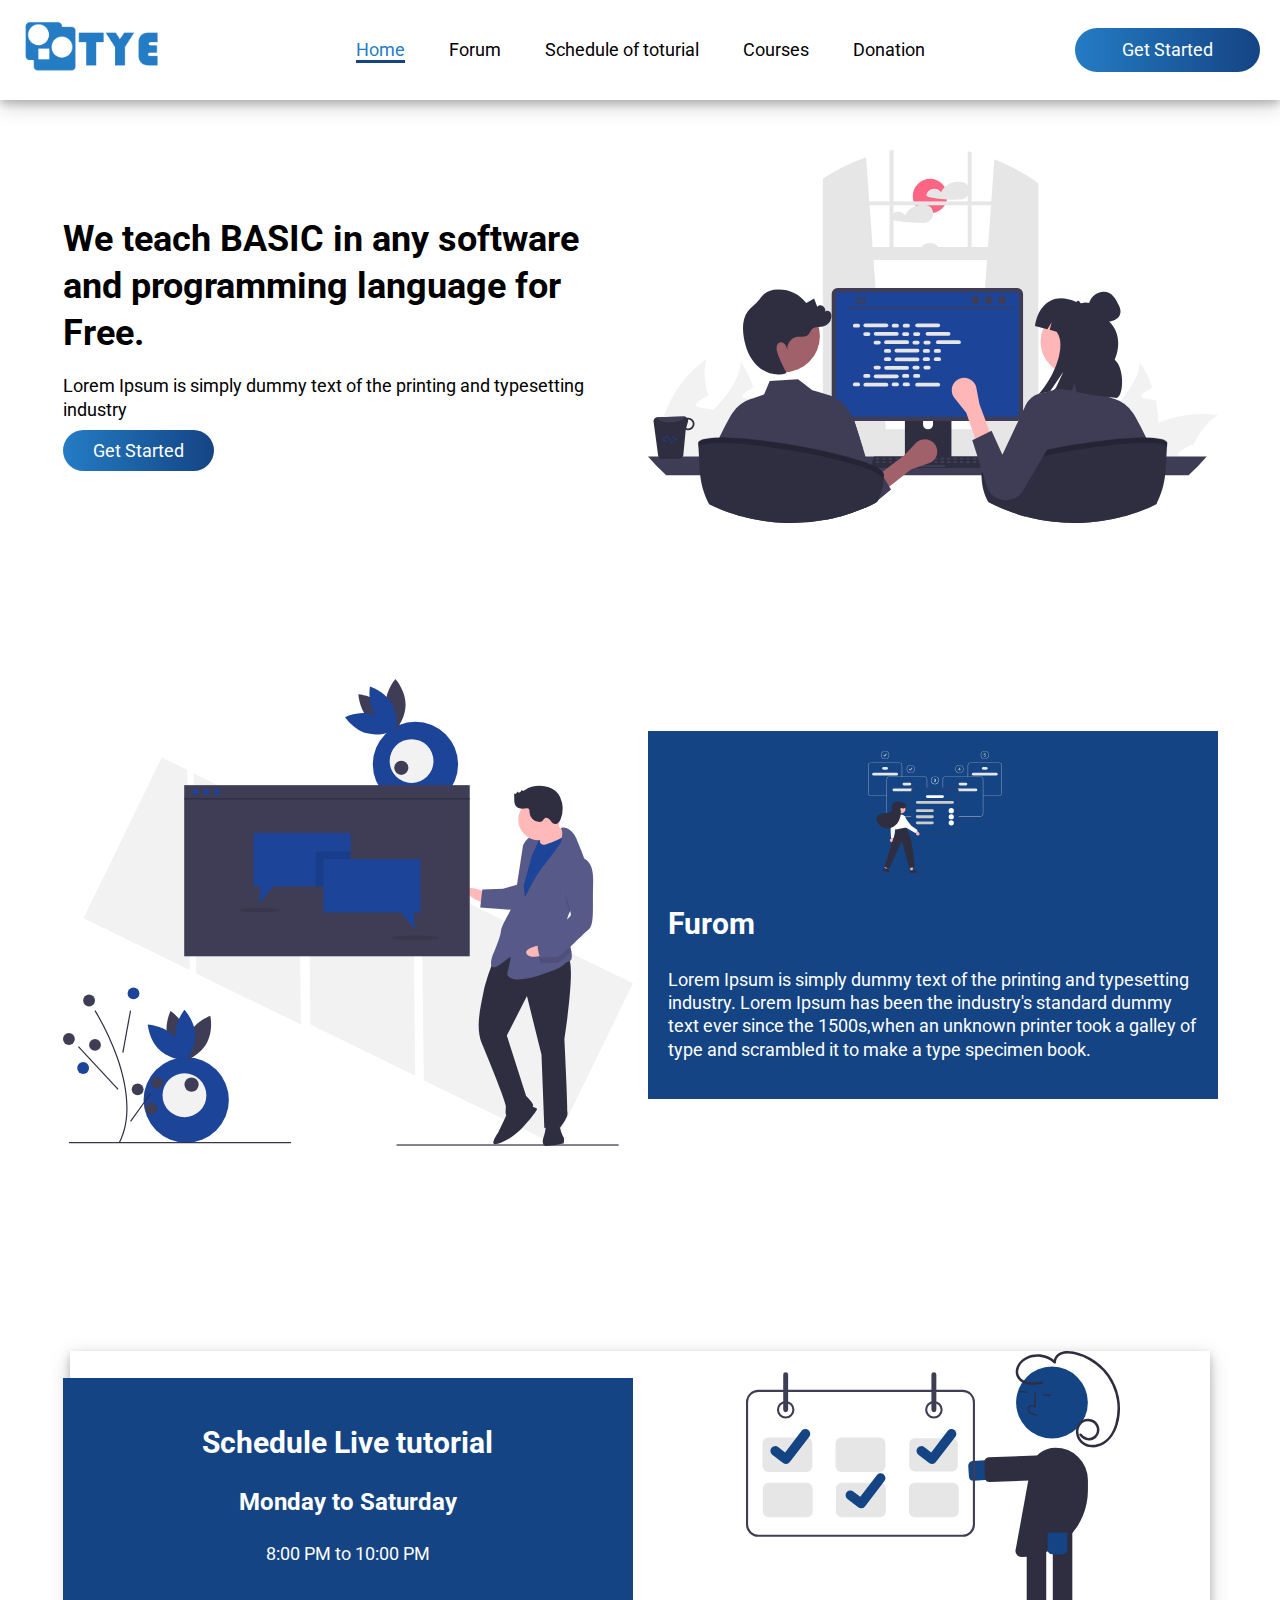
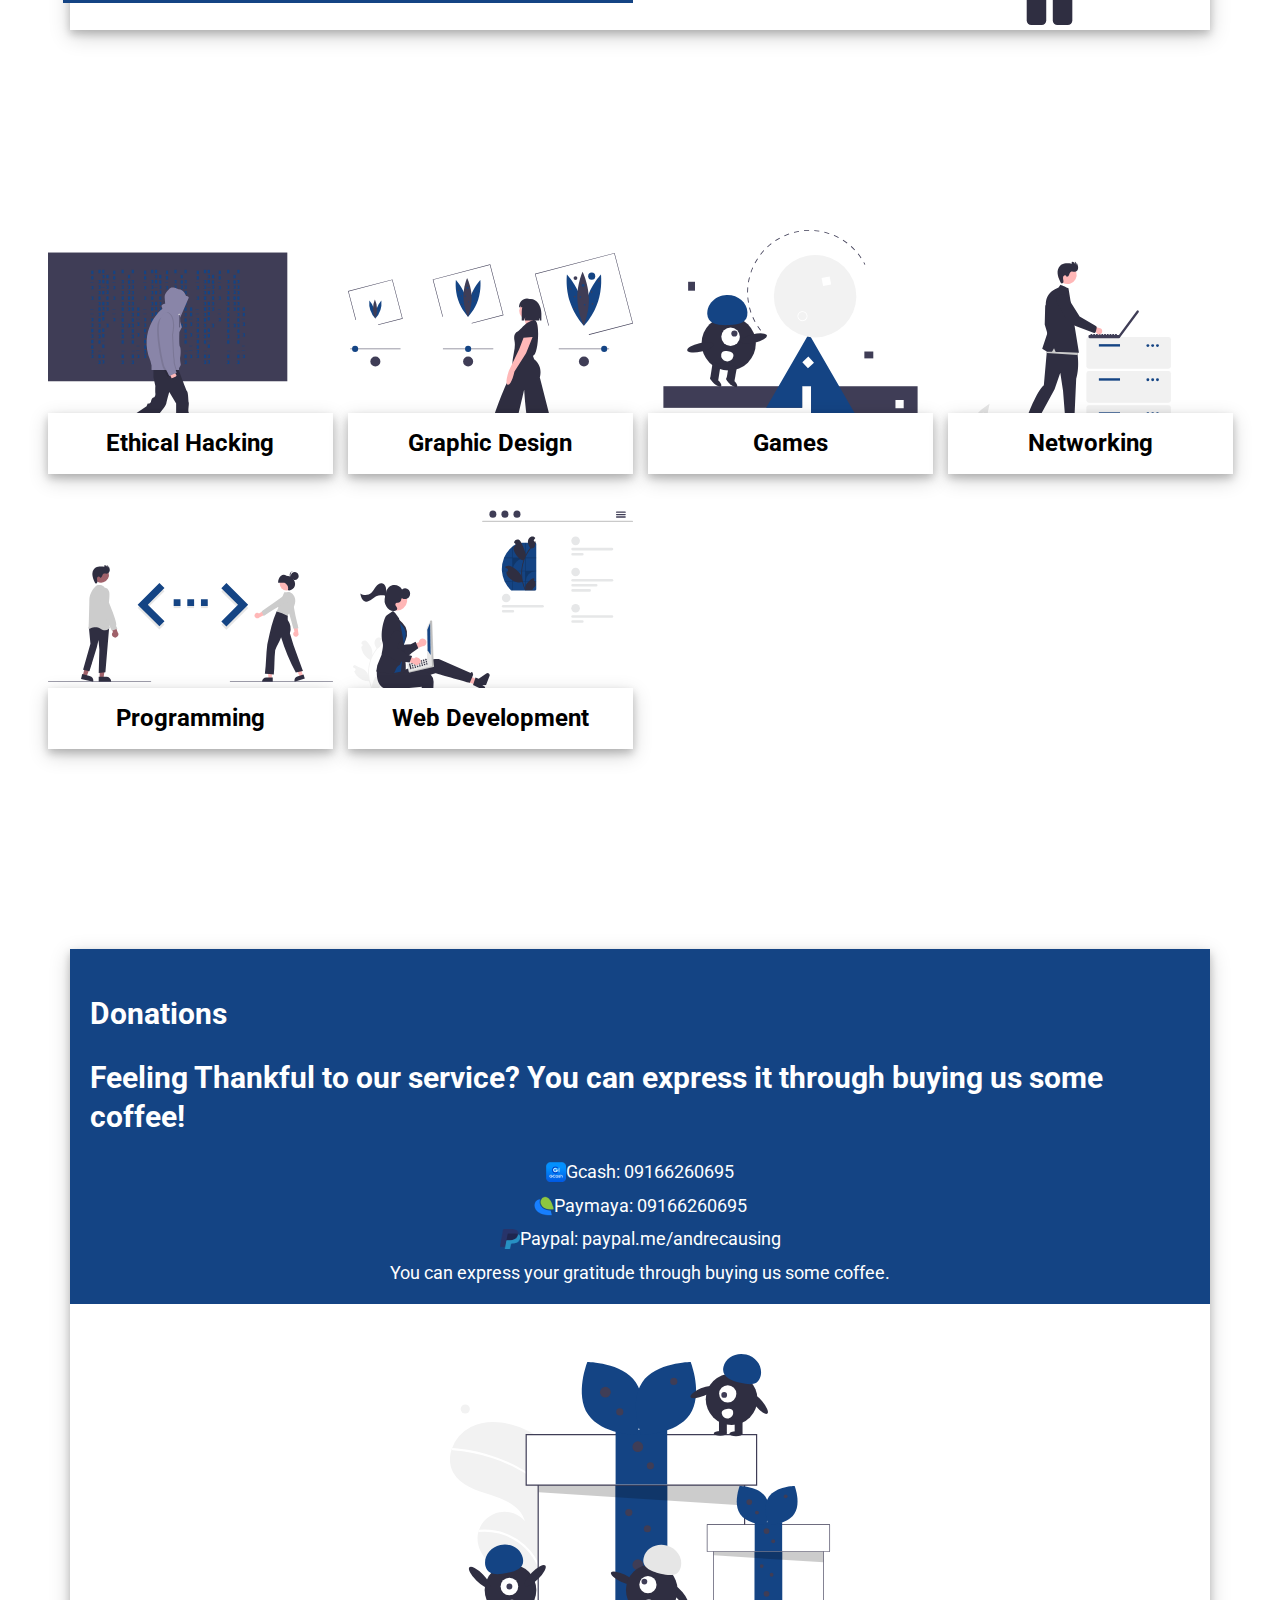
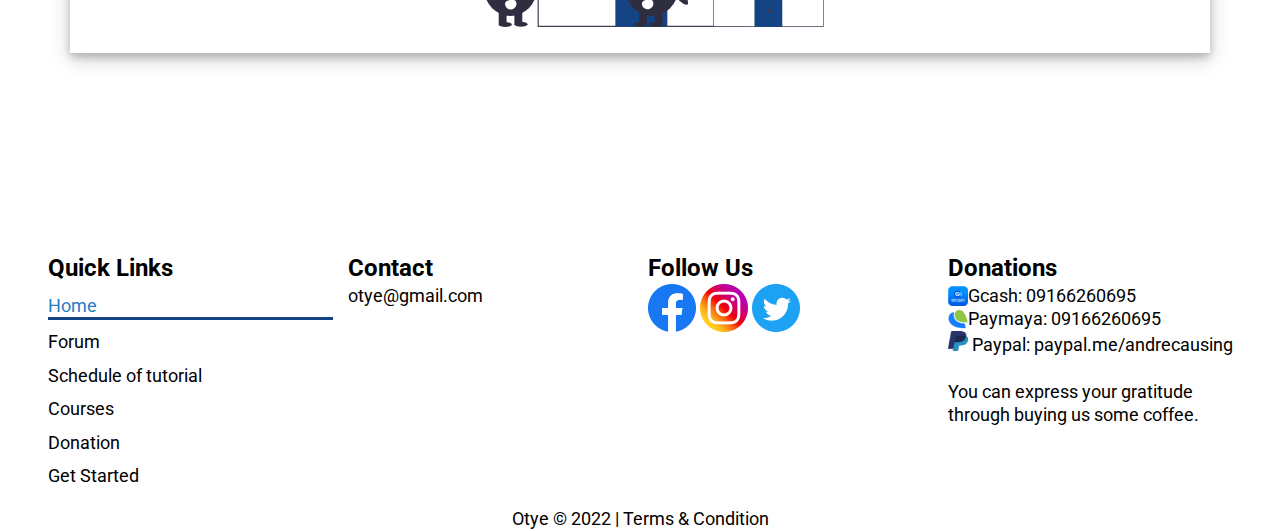
<file: index.html>
<!DOCTYPE html>
<html lang="en">
<head>
    <meta charset="UTF-8">
    <meta http-equiv="X-UA-Compatible" content="IE=edge">
    <meta name="viewport" content="width=device-width, initial-scale=1.0">

    <title>Otye - Free toturial in software and programming languages</title>

    <!-- Font -->
    <link rel="preconnect" href="https://fonts.googleapis.com">
    <link rel="preconnect" href="https://fonts.gstatic.com" crossorigin>
    <link href="https://fonts.googleapis.com/css2?family=Roboto:wght@400;500;900&display=swap" rel="stylesheet">

    <!-- Css -->
    <link rel="stylesheet" href="css/style.css">
    <link rel="stylesheet" href="css/mq.css">
    <link rel="stylesheet" href="css/reset.css">

    <!-- Jquery -->
    <script src="https://cdnjs.cloudflare.com/ajax/libs/jquery/3.6.0/jquery.min.js" integrity="sha512-894YE6QWD5I59HgZOGReFYm4dnWc1Qt5NtvYSaNcOP+u1T9qYdvdihz0PPSiiqn/+/3e7Jo4EaG7TubfWGUrMQ==" crossorigin="anonymous" referrerpolicy="no-referrer"></script>

    <!-- Icons -->
    <link rel="stylesheet" href="https://cdnjs.cloudflare.com/ajax/libs/font-awesome/4.7.0/css/font-awesome.min.css">

</head>
<body>
    <!-- Start of Header -->
    <header class="header">
        <!-- Start of Nav -->
        <nav class="nav">
            <!-- Logo -->
            <a href="#"><img src="images/logo/yotnek-logo.png" alt="yotnek-logo" width="145" ></a>
            <!-- Navigator Links -->
            <ul class="hide-navigator-links">
                <li class="navLinkHover"><a class="active" href="index.html">Home</a></li>
                <li class="navLinkHover"><a href="forum.html">Forum</a></li>
                <li class="navLinkHover"><a href="schedule-of-toturial.html">Schedule of toturial</a></li>
                <li class="navLinkHover"><a href="courses.html">Courses</a></li>
                <li class="navLinkHover"><a href="donation.html">Donation</a></li>
            </ul>
            <!-- Log In button "GET STARTED" -->
            <a class="btnGetStarted hide-navigator-links" href="login.html">Get Started</a>
            
            <!-- Hamburger Menu -->
            <div id="btnHamburgerJs" class="hamburger hide-hamburger">
                <span></span>
                <span></span>
                <span></span>
            </div>
        <!-- End of Nav -->    
        </nav>
    <!-- End of Header -->    
    </header>

    <!-- Start of Mobile Navigator Links -->
    <div id="behindJs" class="behind">
        <ul class="navLinksMobileTab">
            <li class="navLinksMobileTabItem navLinkHover"><a class="active" href="index.html">Home</a></li>
            <li class="navLinksMobileTabItem navLinkHover"><a href="forum.html">Forum</a></li>
            <li class="navLinksMobileTabItem navLinkHover"><a href="schedule-of-toturial.html">Schedule of toturial</a></li>
            <li class="navLinksMobileTabItem navLinkHover"><a href="courses.html">Courses</a></li>
            <li class="navLinksMobileTabItem navLinkHover"><a href="donation.html">Donation</a></li>
            <li class="navLinksMobileTabItem navLinkHover"><a class="btnGetStartedMobile" href="login.html">Get Started</a></li>
        </ul>
    <!-- End of Mobile Navigator Links -->
    </div>  
    
    <!-- Start of Main -->
    <main class="main">
        <!-- Start of Hero Section-->
        <section class="container containerHero">
            <div class="containerHeroItem1" data-aos="fade-right" data-aos-duration="1000">
                <h1>We teach BASIC  
                    in any software and
                    programming language
                    for Free.</h1>
                <p>Lorem Ipsum is simply dummy
                    text of the printing and typesetting industry</p>
                    <a class="btnGetStartedMobile" href="#">Get Started</a>
            </div>
            <div class="containerHeroItem2">
                <img src="images/backgrounds/pair_programming.svg" alt="">
            </div>
        <!-- End of Hero -->
        </section>

        <!-- Start of Forum Section-->
        <section class="container containerForum">
            <div class="containerForumItem1">
                <img src="images/backgrounds/online_discussion.svg" alt="">
            </div>

            <div class="containerForumItem2" data-aos="flip-right" data-aos-duration="1000">
                <img src="images/backgrounds/forum.svg" alt="">
                <h2>Furom</h2>
                <p>Lorem Ipsum is simply dummy text of the 
                    printing and typesetting industry. Lorem 
                    Ipsum has been the industry's standard 
                    dummy text ever since the 1500s,when an 
                    unknown printer took a galley of type and 
                    scrambled it to make a type specimen book.</p>
            </div>
        <!-- End of Forum Section-->
        </section>

        <!-- Start of Schedule of Toturial Section-->
        <section class="container containerBgw containerScheduleOftoturial">
            <div class="containerScheduleOftoturialItem2" data-aos="zoom-out" data-aos-duration="1000">
                <h2>Schedule Live tutorial</h2>
                <h3>Monday to Saturday</h3>
                <p>8:00 PM to 10:00 PM</p>
            </div>

            <div class="containerScheduleOftoturialItem1">
                <img src="images/backgrounds/schedule_meeting.svg" alt="">
            </div>
        <!-- End of Schedule of Toturial Section-->
        </section>

        <!-- Start of Course Section-->
        <section class="container containerCourses">
            <div class="coursesItem" data-aos="fade-down" data-aos-duration="1000">
                <img src="images/backgrounds/ethical_hacking.svg" alt="ethical_hacking">
                <div class="containerTitle">
                    <h3>Ethical Hacking</h3>
                </div>
            </div>

            <div class="coursesItem" data-aos="fade-down" data-aos-duration="1000">
                <img src="images/backgrounds/digital_course.svg" alt="digital_course">
                <div class="containerTitle">
                    <h3>Graphic Design</h3>
                </div>
            </div>

            <div class="coursesItem" data-aos="fade-down" data-aos-duration="1000">
                <img src="images/backgrounds/game_course.svg" alt="game_course">
                <div class="containerTitle">
                    <h3>Games</h3>
                </div>
            </div>

            <div class="coursesItem" data-aos="fade-down" data-aos-duration="1000">
                <img src="images/backgrounds/networking_course.svg" alt="networking_course">
                <div class="containerTitle">
                    <h3>Networking</h3>
                </div>
            </div>

            <div class="coursesItem" data-aos="fade-down" data-aos-duration="1000">
                <img src="images/backgrounds/programming_course.svg" alt="programming_course">
                <div class="containerTitle">
                    <h3>Programming</h3>
                </div>
            </div>

            <div class="coursesItem" data-aos="fade-down" data-aos-duration="1000">
                <img src="images/backgrounds/web_development_course.svg" alt="web_development_course">
                <div class="containerTitle">
                    <h3>Web Development</h3>
                </div>
            </div>
        <!-- End of Course Section-->    
        </section>

        <!-- Start of Donation Section-->
        <section class="container containerBgwDonation containerDonation">
            <div class="donationItem1" data-aos="fade-up" data-aos-duration="2000">
                <div><h2>Donations</h2>
                    <h2>Feeling Thankful
                    to our service?
                    You can express it through buying us some coffee!</h2></div>
                <div class="containerDonationImgText">
                    <img src="images/icons/gcash.png" alt="gcash Otye">
                    <span>Gcash: 09166260695</span>
                </div>
                <div class="containerDonationImgText">
                    <img src="images/icons/paymaya.png" alt="paymaya Otye">
                    <span>Paymaya: 09166260695</span>
                </div>
                <div class="containerDonationImgText">
                    <img src="images/icons/paypal.png" alt="paypal Otye">
                    <span>Paypal: <a href="https://www.paypal.com/paypalme/andrecausing" target="_blank">paypal.me/andrecausing</a></span>
                </div>
                <p>You can express your gratitude 
                    through buying us some coffee.</p>
            </div>

            <div class="donationItem2">
                <img src="images/backgrounds/donation.svg" alt="donation">
            </div>
        <!-- End of Donation Section-->
        </section>
    <!-- End of Main  -->
    </main>
    <!-- Start of footer -->
    <footer class="footer container">
        <div class="footerItem">
            <h3>Quick Links</h3>
            <div class="footerNavlinks">
                <a class="active" href="index.html">Home</a>
                <a href="forum.html">Forum</a>
                <a href="schedule-of-toturial.html">Schedule of tutorial</a>
                <a href="courses.html">Courses</a>
                <a href="donation.html">Donation</a>
                <a href="#">Get Started</a>
            </div>
        </div>

        <div class="footerItem">
            <h3>Contact</h3>
            <div class="footerItemContent">
                <p>otye@gmail.com</p>
            </div>
        </div>
        
        <div class="footerItem">
            <h3>Follow Us</h3>
            <div class="footerItemContent">
                <img src="images/icons/facebook.png" alt="Facebook Otye">
                <img src="images/icons/instagram.png" alt="Instagram Otye">
                <img src="images/icons/twitter.png" alt="twitter Otye">
            </div>
        </div>

        <div class="footerItem">
            <h3>Donations</h3>
            <div class="footerItemContent">
                <div class="footerContainerImgNumber">
                    <img src="images/icons/gcash.png" alt="gcash Otye">
                    <span>Gcash: 09166260695</span>
                </div>
                <div class="footerContainerImgNumber">
                    <img src="images/icons/paymaya.png" alt="paymaya Otye">
                    <span>Paymaya: 09166260695</span>
                </div>
                <div>
                    <img src="images/icons/paypal.png" alt="paypal Otye">
                    <span>Paypal: <a href="https://www.paypal.com/paypalme/andrecausing" target="_blank">paypal.me/andrecausing</a></span>
                </div> <br>
                <p>You can express your gratitude 
                    through buying us some coffee.</p>
            </div>
        </div>
    <!-- End of footer -->
    </footer>
    <div class="copyrightTermsAndCondition">
        <a href="#">Otye © 2022</a> | <a href="#">Terms & Condition</a>
    </div>
    <script src="js/btnHamburger.js"></script>
</body>
</html>
</file>
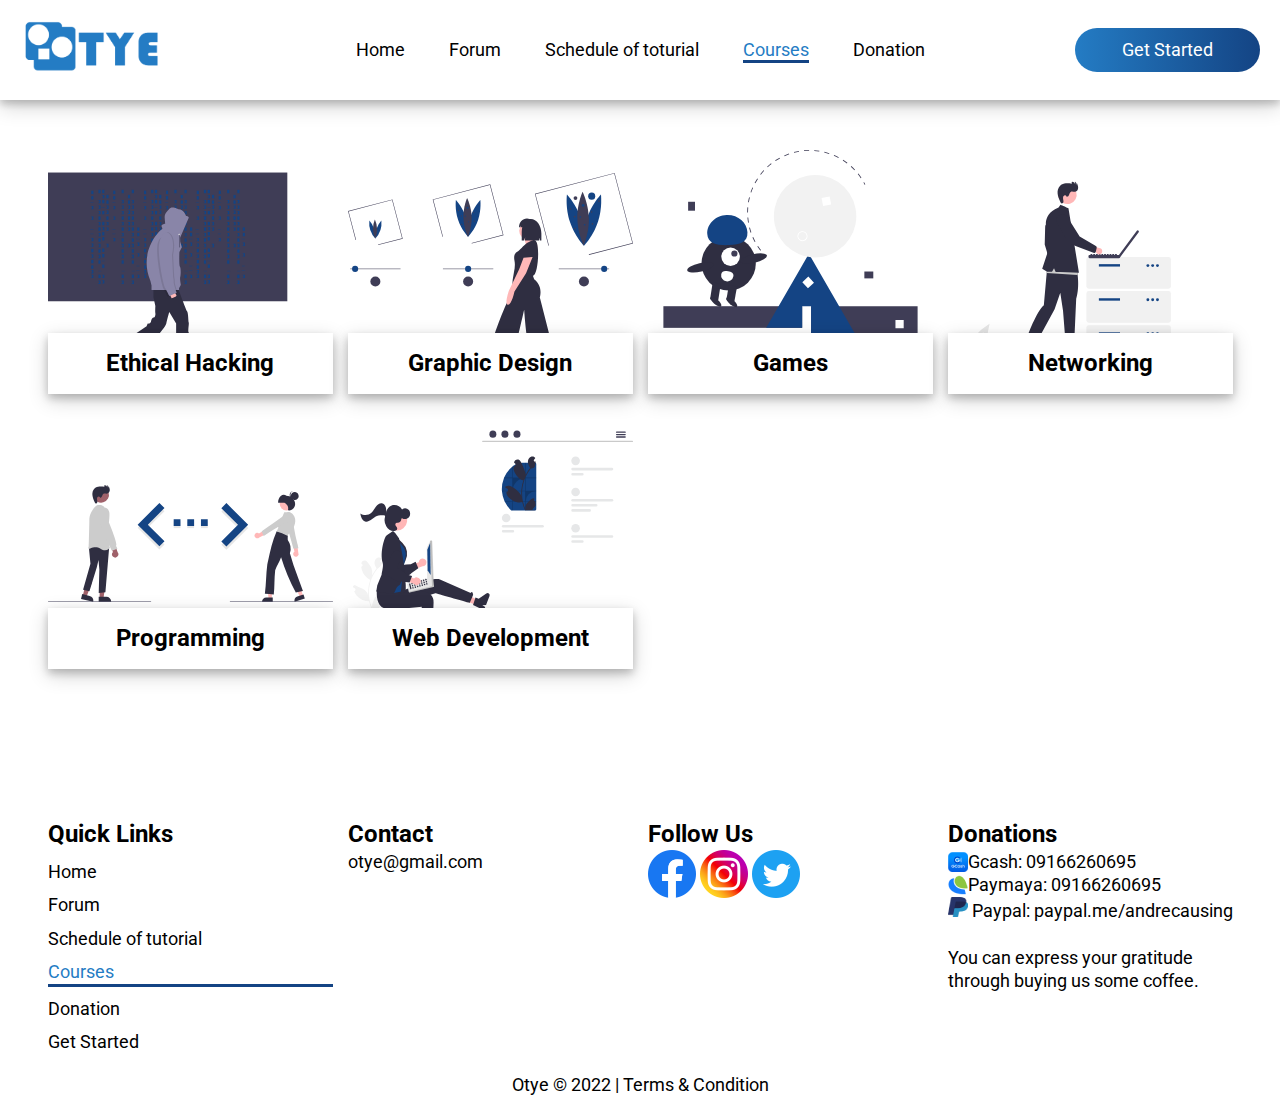
<file: courses.html>
<!DOCTYPE html>
<html lang="en">
<head>
    <meta charset="UTF-8">
    <meta http-equiv="X-UA-Compatible" content="IE=edge">
    <meta name="viewport" content="width=device-width, initial-scale=1.0">

    <title>Otye - Free toturial in software and programming languages</title>

    <!-- Font -->
    <link rel="preconnect" href="https://fonts.googleapis.com">
    <link rel="preconnect" href="https://fonts.gstatic.com" crossorigin>
    <link href="https://fonts.googleapis.com/css2?family=Roboto:wght@400;500;900&display=swap" rel="stylesheet">

    <!-- Css -->
    <link rel="stylesheet" href="css/style.css">
    <link rel="stylesheet" href="css/mq.css">
    <link rel="stylesheet" href="css/reset.css">

    <!-- Jquery -->
    <script src="https://cdnjs.cloudflare.com/ajax/libs/jquery/3.6.0/jquery.min.js" integrity="sha512-894YE6QWD5I59HgZOGReFYm4dnWc1Qt5NtvYSaNcOP+u1T9qYdvdihz0PPSiiqn/+/3e7Jo4EaG7TubfWGUrMQ==" crossorigin="anonymous" referrerpolicy="no-referrer"></script>

    <!-- Icons -->
    <link rel="stylesheet" href="https://cdnjs.cloudflare.com/ajax/libs/font-awesome/4.7.0/css/font-awesome.min.css">

</head>
<body>
    <!-- Start of Header -->
    <header class="header">
        <!-- Start of Nav -->
        <nav class="nav">
            <!-- Logo -->
            <a href="#"><img src="images/logo/yotnek-logo.png" alt="yotnek-logo" width="145" ></a>
            <!-- Navigator Links -->
            <ul class="hide-navigator-links">
                <li class="navLinkHover"><a href="index.html">Home</a></li>
                <li class="navLinkHover"><a href="forum.html">Forum</a></li>
                <li class="navLinkHover"><a href="schedule-of-toturial.html">Schedule of toturial</a></li>
                <li class="navLinkHover"><a class="active" href="courses.html">Courses</a></li>
                <li class="navLinkHover"><a href="donation.html">Donation</a></li>
            </ul>
            <!-- Log In button "GET STARTED" -->
            <a class="btnGetStarted hide-navigator-links" href="#">Get Started</a>
            
            <!-- Hamburger Menu -->
            <div id="btnHamburgerJs" class="hamburger hide-hamburger">
                <span></span>
                <span></span>
                <span></span>
            </div>
        <!-- End of Nav -->    
        </nav>
    <!-- End of Header -->    
    </header>

    <!-- Start of Mobile Navigator Links -->
    <div id="behindJs" class="behind">
        <ul class="navLinksMobileTab">
            <li class="navLinksMobileTabItem navLinkHover"><a href="index.html">Home</a></li>
            <li class="navLinksMobileTabItem navLinkHover"><a href="forum.html">Forum</a></li>
            <li class="navLinksMobileTabItem navLinkHover"><a href="schedule-of-toturial.html">Schedule of toturial</a></li>
            <li class="navLinksMobileTabItem navLinkHover"><a class="active" href="courses.html">Courses</a></li>
            <li class="navLinksMobileTabItem navLinkHover"><a href="donation.html">Donation</a></li>
            <li class="navLinksMobileTabItem navLinkHover"><a class="btnGetStartedMobile" href="#">Get Started</a></li>
        </ul>
    <!-- End of Mobile Navigator Links -->
    </div>  
    
    <!-- Start of Main -->
    <main class="main">
        <!-- Start of Course Section-->
        <section class="container containerCourses">
            <div class="coursesItem" data-aos="fade-down" data-aos-duration="1000">
                <img src="images/backgrounds/ethical_hacking.svg" alt="ethical_hacking">
                <div class="containerTitle">
                    <h3>Ethical Hacking</h3>
                </div>
            </div>

            <div class="coursesItem" data-aos="fade-down" data-aos-duration="1200">
                <img src="images/backgrounds/digital_course.svg" alt="digital_course">
                <div class="containerTitle">
                    <h3>Graphic Design</h3>
                </div>
            </div>

            <div class="coursesItem" data-aos="fade-down" data-aos-duration="1400">
                <img src="images/backgrounds/game_course.svg" alt="game_course">
                <div class="containerTitle">
                    <h3>Games</h3>
                </div>
            </div>

            <div class="coursesItem" data-aos="fade-down" data-aos-duration="1600">
                <img src="images/backgrounds/networking_course.svg" alt="networking_course">
                <div class="containerTitle">
                    <h3>Networking</h3>
                </div>
            </div>

            <div class="coursesItem" data-aos="fade-down" data-aos-duration="1800">
                <img src="images/backgrounds/programming_course.svg" alt="programming_course">
                <div class="containerTitle">
                    <h3>Programming</h3>
                </div>
            </div>

            <div class="coursesItem" data-aos="fade-down" data-aos-duration="2000">
                <img src="images/backgrounds/web_development_course.svg" alt="web_development_course">
                <div class="containerTitle">
                    <h3>Web Development</h3>
                </div>
            </div>
        <!-- End of Course Section-->    
        </section>
    <!-- End of Main  -->
    </main>

    <!-- Start of footer -->
    <footer class="footer container">
        <div class="footerItem">
            <h3>Quick Links</h3>
            <div class="footerNavlinks">
                <a href="index.html">Home</a>
                <a href="forum.html">Forum</a>
                <a href="schedule-of-toturial.html">Schedule of tutorial</a>
                <a class="active" href="courses.html">Courses</a>
                <a href="donation.html">Donation</a>
                <a href="#">Get Started</a>
            </div>
        </div>

        <div class="footerItem">
            <h3>Contact</h3>
            <div class="footerItemContent">
                <p>otye@gmail.com</p>
            </div>
        </div>
        
        <div class="footerItem">
            <h3>Follow Us</h3>
            <div class="footerItemContent">
                <img src="images/icons/facebook.png" alt="Facebook Otye">
                <img src="images/icons/instagram.png" alt="Instagram Otye">
                <img src="images/icons/twitter.png" alt="twitter Otye">
            </div>
        </div>

        <div class="footerItem">
            <h3>Donations</h3>
            <div class="footerItemContent">
                <div class="footerContainerImgNumber">
                    <img src="images/icons/gcash.png" alt="gcash Otye">
                    <span>Gcash: 09166260695</span>
                </div>
                <div class="footerContainerImgNumber">
                    <img src="images/icons/paymaya.png" alt="paymaya Otye">
                    <span>Paymaya: 09166260695</span>
                </div>
                <div>
                    <img src="images/icons/paypal.png" alt="paypal Otye">
                    <span>Paypal: <a href="https://www.paypal.com/paypalme/andrecausing" target="_blank">paypal.me/andrecausing</a></span>
                </div> <br>
                <p>You can express your gratitude 
                    through buying us some coffee.</p>
            </div>
        </div>
    <!-- End of footer -->
    </footer>
    <div class="copyrightTermsAndCondition">
        <a href="#">Otye © 2022</a> | <a href="#">Terms & Condition</a>
    </div>
    <script src="js/btnHamburger.js"></script>
</body>
</html>
</file>
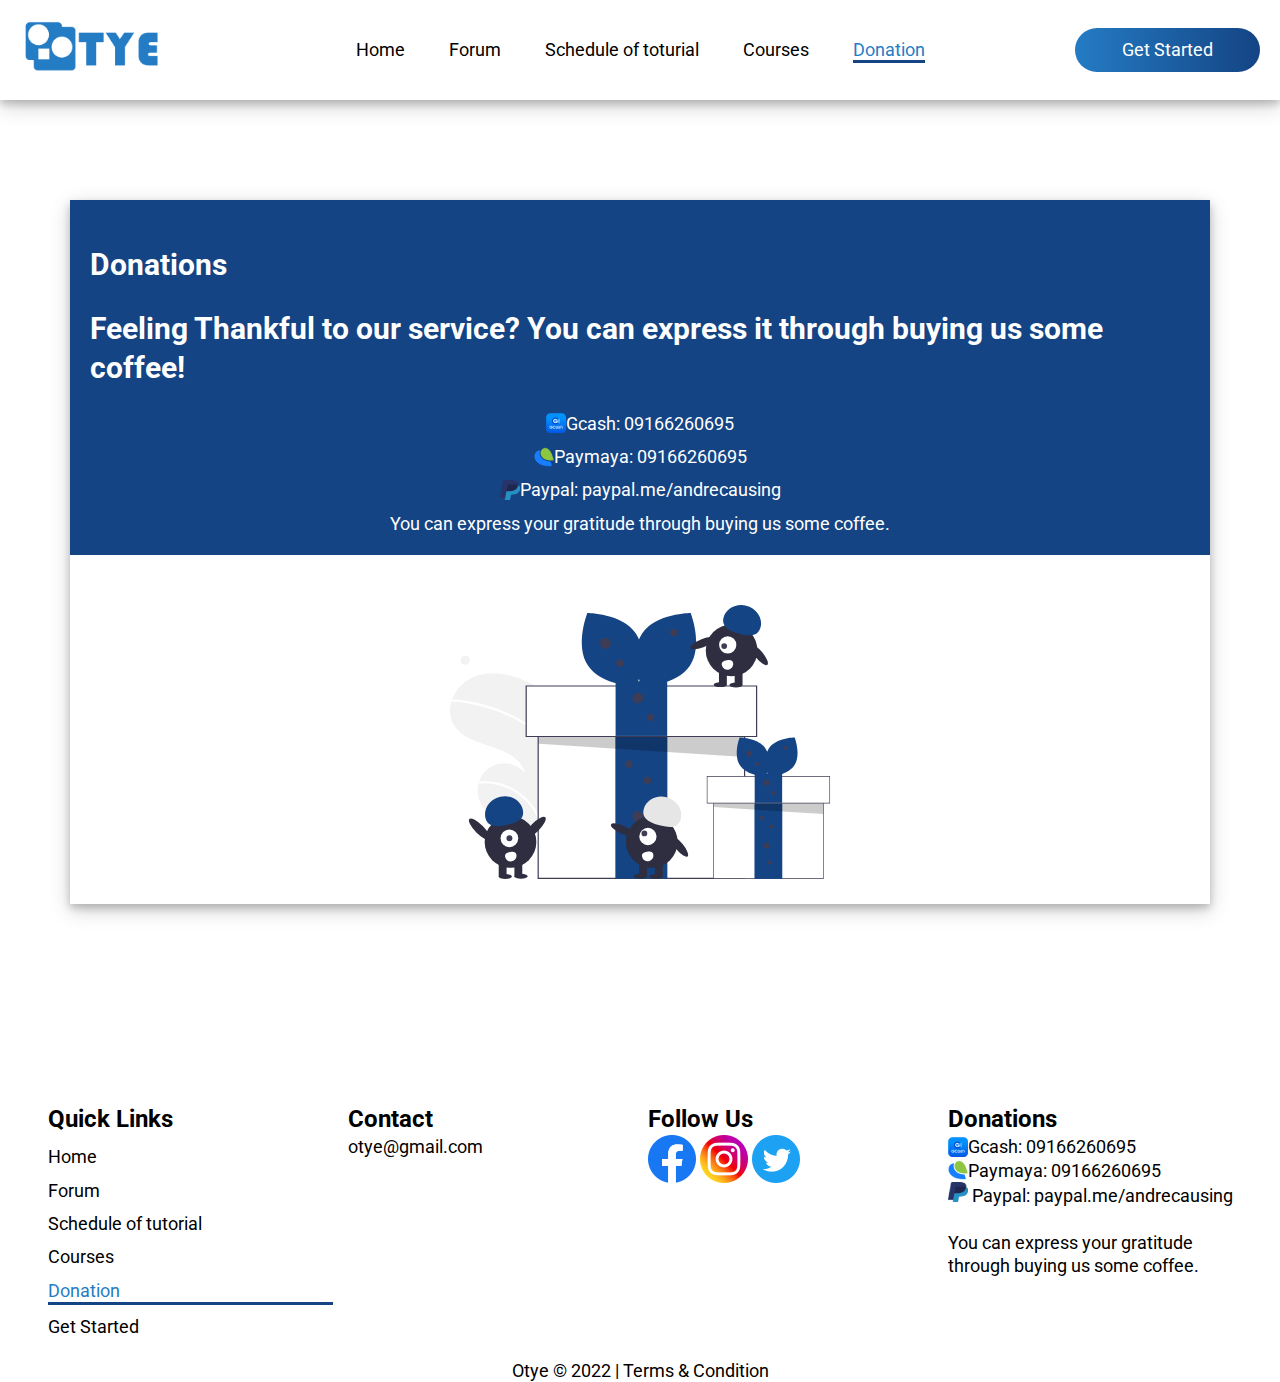
<file: donation.html>
<!DOCTYPE html>
<html lang="en">
<head>
    <meta charset="UTF-8">
    <meta http-equiv="X-UA-Compatible" content="IE=edge">
    <meta name="viewport" content="width=device-width, initial-scale=1.0">

    <title>Otye - Free toturial in software and programming languages</title>

    <!-- Font -->
    <link rel="preconnect" href="https://fonts.googleapis.com">
    <link rel="preconnect" href="https://fonts.gstatic.com" crossorigin>
    <link href="https://fonts.googleapis.com/css2?family=Roboto:wght@400;500;900&display=swap" rel="stylesheet">

    <!-- Css -->
    <link rel="stylesheet" href="css/style.css">
    <link rel="stylesheet" href="css/mq.css">
    <link rel="stylesheet" href="css/reset.css">

    <!-- Jquery -->
    <script src="https://cdnjs.cloudflare.com/ajax/libs/jquery/3.6.0/jquery.min.js" integrity="sha512-894YE6QWD5I59HgZOGReFYm4dnWc1Qt5NtvYSaNcOP+u1T9qYdvdihz0PPSiiqn/+/3e7Jo4EaG7TubfWGUrMQ==" crossorigin="anonymous" referrerpolicy="no-referrer"></script>

    <!-- Icons -->
    <link rel="stylesheet" href="https://cdnjs.cloudflare.com/ajax/libs/font-awesome/4.7.0/css/font-awesome.min.css">

</head>
<body>
    <!-- Start of Header -->
    <header class="header">
        <!-- Start of Nav -->
        <nav class="nav">
            <!-- Logo -->
            <a href="#"><img src="images/logo/yotnek-logo.png" alt="yotnek-logo" width="145" ></a>
            <!-- Navigator Links -->
            <ul class="hide-navigator-links">
                <li class="navLinkHover"><a href="index.html">Home</a></li>
                <li class="navLinkHover"><a href="forum.html">Forum</a></li>
                <li class="navLinkHover"><a href="schedule-of-toturial.html">Schedule of toturial</a></li>
                <li class="navLinkHover"><a href="courses.html">Courses</a></li>
                <li class="navLinkHover"><a class="active" href="donation.html">Donation</a></li>
            </ul>
            <!-- Log In button "GET STARTED" -->
            <a class="btnGetStarted hide-navigator-links" href="#">Get Started</a>
            
            <!-- Hamburger Menu -->
            <div id="btnHamburgerJs" class="hamburger hide-hamburger">
                <span></span>
                <span></span>
                <span></span>
            </div>
        <!-- End of Nav -->    
        </nav>
    <!-- End of Header -->    
    </header>

    <!-- Start of Mobile Navigator Links -->
    <div id="behindJs" class="behind">
        <ul class="navLinksMobileTab">
            <li class="navLinksMobileTabItem navLinkHover"><a href="index.html">Home</a></li>
            <li class="navLinksMobileTabItem navLinkHover"><a href="forum.html">Forum</a></li>
            <li class="navLinksMobileTabItem navLinkHover"><a href="schedule-of-toturial.html">Schedule of toturial</a></li>
            <li class="navLinksMobileTabItem navLinkHover"><a href="courses.html">Courses</a></li>
            <li class="navLinksMobileTabItem navLinkHover"><a class="active" href="donation.html">Donation</a></li>
            <li class="navLinksMobileTabItem navLinkHover"><a class="btnGetStartedMobile" href="#">Get Started</a></li>
        </ul>
    <!-- End of Mobile Navigator Links -->
    </div>  
    
    <!-- Start of Main -->
    <main class="main">
        <!-- Start of Donation Section-->
        <section class="container containerBgwDonation containerDonation">
            <div class="donationItem1" data-aos="fade-up" data-aos-duration="2000">
                <div><h2>Donations</h2>
                    <h2>Feeling Thankful
                    to our service?
                    You can express it through buying us some coffee!</h2></div>
                <div class="containerDonationImgText">
                    <img src="images/icons/gcash.png" alt="gcash Otye">
                    <span>Gcash: 09166260695</span>
                </div>
                <div class="containerDonationImgText">
                    <img src="images/icons/paymaya.png" alt="paymaya Otye">
                    <span>Paymaya: 09166260695</span>
                </div>
                <div class="containerDonationImgText">
                    <img src="images/icons/paypal.png" alt="paypal Otye">
                    <span>Paypal: <a href="https://www.paypal.com/paypalme/andrecausing" target="_blank">paypal.me/andrecausing</a></span>
                </div>
                <p>You can express your gratitude 
                    through buying us some coffee.</p>
            </div>

            <div class="donationItem2">
                <img src="images/backgrounds/donation.svg" alt="donation">
            </div>
        <!-- End of Donation Section-->
        </section>
    <!-- End of Main  -->
    </main>
    <!-- Start of footer -->
    <footer class="footer container">
        <div class="footerItem">
            <h3>Quick Links</h3>
            <div class="footerNavlinks">
                <a href="index.html">Home</a>
                <a href="forum.html">Forum</a>
                <a href="schedule-of-toturial.html">Schedule of tutorial</a>
                <a href="courses.html">Courses</a>
                <a class="active" href="donation.html">Donation</a>
                <a href="#">Get Started</a>
            </div>
        </div>

        <div class="footerItem">
            <h3>Contact</h3>
            <div class="footerItemContent">
                <p>otye@gmail.com</p>
            </div>
        </div>
        
        <div class="footerItem">
            <h3>Follow Us</h3>
            <div class="footerItemContent">
                <img src="images/icons/facebook.png" alt="Facebook Otye">
                <img src="images/icons/instagram.png" alt="Instagram Otye">
                <img src="images/icons/twitter.png" alt="twitter Otye">
            </div>
        </div>

        <div class="footerItem">
            <h3>Donations</h3>
            <div class="footerItemContent">
                <div class="footerContainerImgNumber">
                    <img src="images/icons/gcash.png" alt="gcash Otye">
                    <span>Gcash: 09166260695</span>
                </div>
                <div class="footerContainerImgNumber">
                    <img src="images/icons/paymaya.png" alt="paymaya Otye">
                    <span>Paymaya: 09166260695</span>
                </div>
                <div>
                    <img src="images/icons/paypal.png" alt="paypal Otye">
                    <span>Paypal: <a href="https://www.paypal.com/paypalme/andrecausing" target="_blank">paypal.me/andrecausing</a></span>
                </div> <br>
                <p>You can express your gratitude 
                    through buying us some coffee.</p>
            </div>
        </div>
    <!-- End of footer -->
    </footer>
    <div class="copyrightTermsAndCondition">
        <a href="#">Otye © 2022</a> | <a href="#">Terms & Condition</a>
    </div>
    <script src="js/btnHamburger.js"></script>
</body>
</html>
</file>
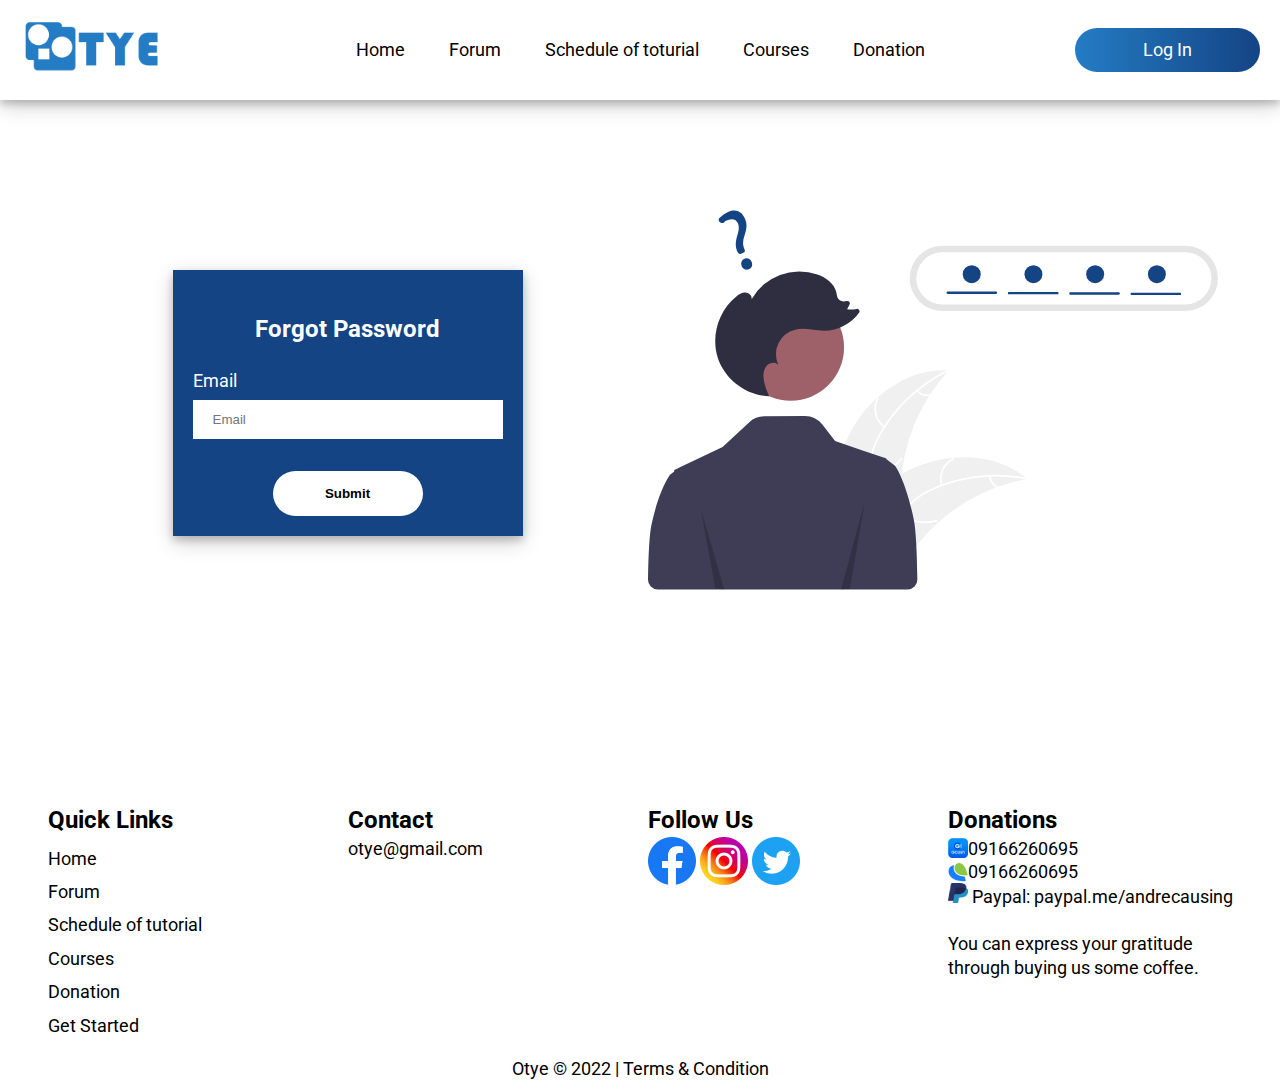
<file: forgot-password.html>
<!DOCTYPE html>
<html lang="en">
<head>
    <meta charset="UTF-8">
    <meta http-equiv="X-UA-Compatible" content="IE=edge">
    <meta name="viewport" content="width=device-width, initial-scale=1.0">

    <title>Otye - Free toturial in software and programming languages</title>

    <!-- Font -->
    <link rel="preconnect" href="https://fonts.googleapis.com">
    <link rel="preconnect" href="https://fonts.gstatic.com" crossorigin>
    <link href="https://fonts.googleapis.com/css2?family=Roboto:wght@400;500;900&display=swap" rel="stylesheet">

    <!-- Css -->
    <link rel="stylesheet" href="css/style.css">
    <link rel="stylesheet" href="css/mq.css">
    <link rel="stylesheet" href="css/reset.css">

    <!-- Jquery -->
    <script src="https://cdnjs.cloudflare.com/ajax/libs/jquery/3.6.0/jquery.min.js" integrity="sha512-894YE6QWD5I59HgZOGReFYm4dnWc1Qt5NtvYSaNcOP+u1T9qYdvdihz0PPSiiqn/+/3e7Jo4EaG7TubfWGUrMQ==" crossorigin="anonymous" referrerpolicy="no-referrer"></script>

    <!-- Icons -->
    <link rel="stylesheet" href="https://cdnjs.cloudflare.com/ajax/libs/font-awesome/4.7.0/css/font-awesome.min.css">
</head>
<body>
    <!-- Start of Header -->
    <header class="header">
        <!-- Start of Nav -->
        <nav class="nav">
            <!-- Logo -->
            <a href="#"><img src="images/logo/yotnek-logo.png" alt="yotnek-logo" width="145" ></a>
            <!-- Navigator Links -->
            <ul class="hide-navigator-links">
                <li class="navLinkHover"><a href="index.html">Home</a></li>
                <li class="navLinkHover"><a href="forum.html">Forum</a></li>
                <li class="navLinkHover"><a href="schedule-of-toturial.html">Schedule of toturial</a></li>
                <li class="navLinkHover"><a href="courses.html">Courses</a></li>
                <li class="navLinkHover"><a href="donation.html">Donation</a></li>
            </ul>
            <!-- Log In button "GET STARTED" -->
            <a class="btnGetStarted hide-navigator-links" href="login.html">Log In</a>
            
            <!-- Hamburger Menu -->
            <div id="btnHamburgerJs" class="hamburger hide-hamburger">
                <span></span>
                <span></span>
                <span></span>
            </div>
        <!-- End of Nav -->    
        </nav>
    <!-- End of Header -->    
    </header>

    <!-- Start of Mobile Navigator Links -->
    <div id="behindJs" class="behind">
        <ul class="navLinksMobileTab">
            <li class="navLinksMobileTabItem navLinkHover"><a href="index.html">Home</a></li>
            <li class="navLinksMobileTabItem navLinkHover"><a href="forum.html">Forum</a></li>
            <li class="navLinksMobileTabItem navLinkHover"><a href="schedule-of-toturial.html">Schedule of toturial</a></li>
            <li class="navLinksMobileTabItem navLinkHover"><a href="courses.html">Courses</a></li>
            <li class="navLinksMobileTabItem navLinkHover"><a href="donation.html">Donation</a></li>
            <li class="navLinksMobileTabItem navLinkHover"><a class="btnGetStartedMobile" href="login.html">Log In</a></li>
        </ul>
    <!-- End of Mobile Navigator Links -->
    </div>  

    <!-- Start of Main -->
    <main class="main">
        <!-- Start of Login Section-->
        <section class="container containerLogin">
            <div class="loginItem1" >
                <form class="loginForm" action="">
<!--                     <div class="errorContainer">
                        <span>Email is incorrect!</span>
                    </div> -->

                    <div class="titleContainer">
                        <h3>Forgot Password</h3>
                    </div>

                    <div>
                        <label for="email">Email</label> <br>
                        <input class="inputText" type="text" name="" id="" placeholder="Email">
                    </div>
                    <br>
                    <div class="submitContainer">
                        <input class="btnSubmit" type="submit" value="Submit">
                    </div>
                </form>
            </div>
            <div class="loginItem2">
                <img src="images/backgrounds/forgot_password.svg" alt="forgot_password">
            </div>
        <!-- End of Login -->
        </section>
    <!-- End of Main  -->
    </main>
    
    <!-- Start of footer -->
    <footer class="footer container">
        <div class="footerItem">
            <h3>Quick Links</h3>
            <div class="footerNavlinks">
                <a href="index.html">Home</a>
                <a href="forum.html">Forum</a>
                <a href="schedule-of-toturial.html">Schedule of tutorial</a>
                <a href="courses.html">Courses</a>
                <a href="donation.html">Donation</a>
                <a href="#">Get Started</a>
            </div>
        </div>

        <div class="footerItem">
            <h3>Contact</h3>
            <div class="footerItemContent">
                <p>otye@gmail.com</p>
            </div>
        </div>
        
        <div class="footerItem">
            <h3>Follow Us</h3>
            <div class="footerItemContent">
                <img src="images/icons/facebook.png" alt="Facebook Otye">
                <img src="images/icons/instagram.png" alt="Instagram Otye">
                <img src="images/icons/twitter.png" alt="twitter Otye">
            </div>
        </div>

        <div class="footerItem">
            <h3>Donations</h3>
            <div class="footerItemContent">
                <div class="footerContainerImgNumber">
                    <img src="images/icons/gcash.png" alt="gcash Otye">
                    <span>09166260695</span>
                </div>
                <div class="footerContainerImgNumber">
                    <img src="images/icons/paymaya.png" alt="paymaya Otye">
                    <span>09166260695</span>
                </div>
                <div>
                    <img src="images/icons/paypal.png" alt="paypal Otye">
                    <span>Paypal: <a href="https://www.paypal.com/paypalme/andrecausing" target="_blank">paypal.me/andrecausing</a></span>
                </div> <br>
                <p>You can express your gratitude 
                    through buying us some coffee.</p>
            </div>
        </div>
    <!-- End of footer -->
    </footer>
    <div class="copyrightTermsAndCondition">
        <a href="#">Otye © 2022</a> | <a href="#">Terms & Condition</a>
    </div>

    <script src="js/btnHamburger.js"></script>
</body>
</html>
</file>
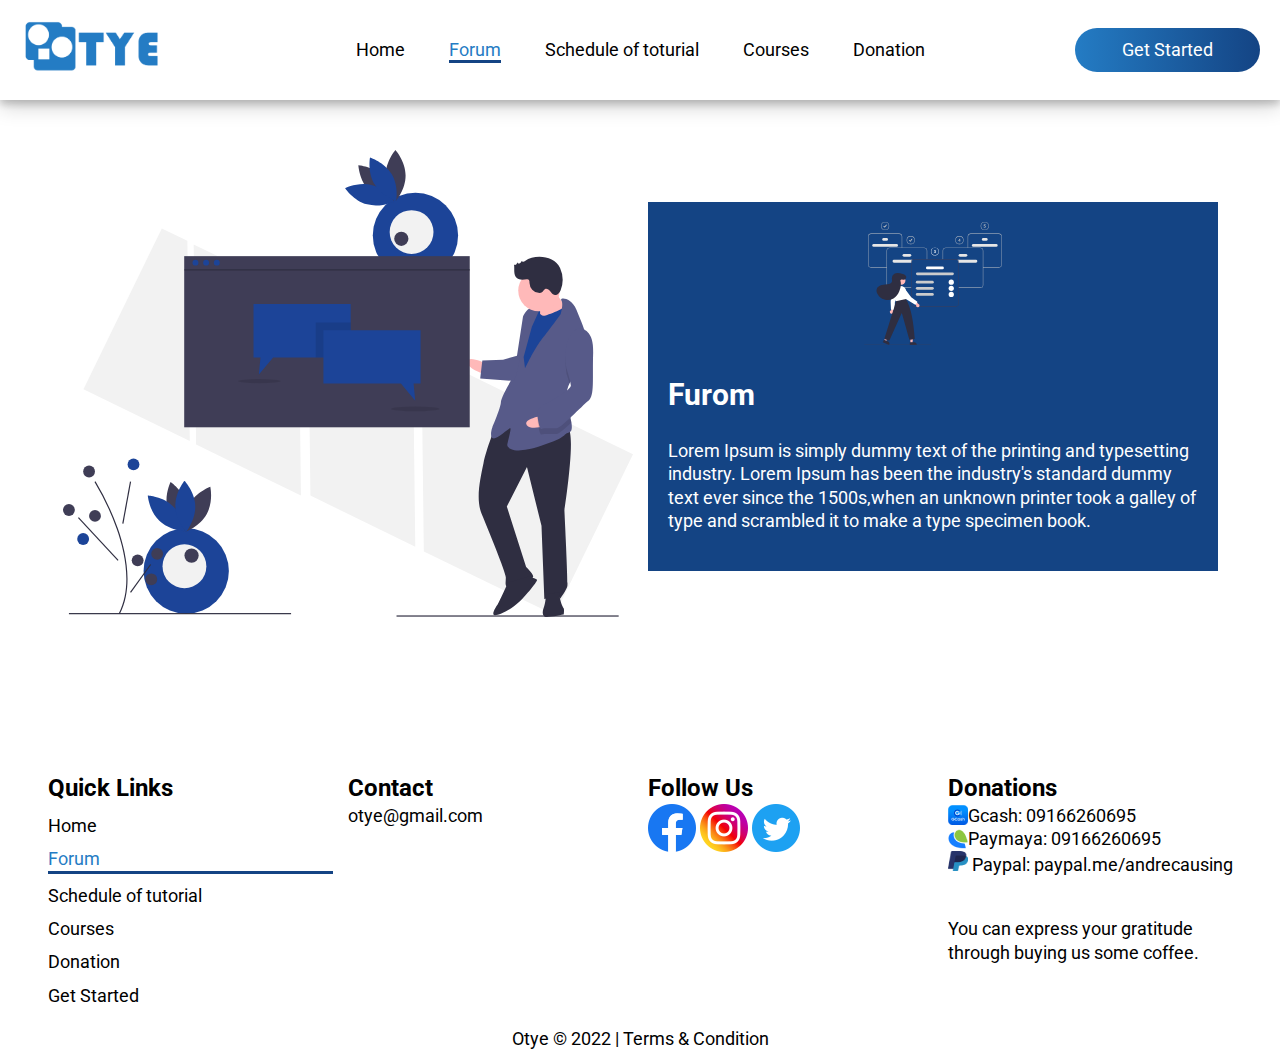
<file: forum.html>
<!DOCTYPE html>
<html lang="en">
<head>
    <meta charset="UTF-8">
    <meta http-equiv="X-UA-Compatible" content="IE=edge">
    <meta name="viewport" content="width=device-width, initial-scale=1.0">

    <title>Otye - Free toturial in software and programming languages</title>

    <!-- Font -->
    <link rel="preconnect" href="https://fonts.googleapis.com">
    <link rel="preconnect" href="https://fonts.gstatic.com" crossorigin>
    <link href="https://fonts.googleapis.com/css2?family=Roboto:wght@400;500;900&display=swap" rel="stylesheet">

    <!-- Css -->
    <link rel="stylesheet" href="css/style.css">
    <link rel="stylesheet" href="css/mq.css">
    <link rel="stylesheet" href="css/reset.css">

    <!-- Jquery -->
    <script src="https://cdnjs.cloudflare.com/ajax/libs/jquery/3.6.0/jquery.min.js" integrity="sha512-894YE6QWD5I59HgZOGReFYm4dnWc1Qt5NtvYSaNcOP+u1T9qYdvdihz0PPSiiqn/+/3e7Jo4EaG7TubfWGUrMQ==" crossorigin="anonymous" referrerpolicy="no-referrer"></script>

    <!-- Icons -->
    <link rel="stylesheet" href="https://cdnjs.cloudflare.com/ajax/libs/font-awesome/4.7.0/css/font-awesome.min.css">
</head>
<body>
    <!-- Start of Header -->
    <header class="header">
        <!-- Start of Nav -->
        <nav class="nav">
            <!-- Logo -->
            <a href="#"><img src="images/logo/yotnek-logo.png" alt="yotnek-logo" width="145" ></a>
            <!-- Navigator Links -->
            <ul class="hide-navigator-links">
                <li class="navLinkHover"><a href="index.html">Home</a></li>
                <li class="navLinkHover"><a class="active" href="forum.html">Forum</a></li>
                <li class="navLinkHover"><a href="schedule-of-toturial.html">Schedule of toturial</a></li>
                <li class="navLinkHover"><a href="courses.html">Courses</a></li>
                <li class="navLinkHover"><a href="donation.html">Donation</a></li>
            </ul>
            <!-- Log In button "GET STARTED" -->
            <a class="btnGetStarted hide-navigator-links" href="#">Get Started</a>
            
            <!-- Hamburger Menu -->
            <div id="btnHamburgerJs" class="hamburger hide-hamburger">
                <span></span>
                <span></span>
                <span></span>
            </div>
        <!-- End of Nav -->    
        </nav>
    <!-- End of Header -->    
    </header>

    <!-- Start of Mobile Navigator Links -->
    <div id="behindJs" class="behind">
        <ul class="navLinksMobileTab">
            <li class="navLinksMobileTabItem navLinkHover"><a href="index.html">Home</a></li>
            <li class="navLinksMobileTabItem navLinkHover"><a class="active" href="forum.html">Forum</a></li>
            <li class="navLinksMobileTabItem navLinkHover"><a href="schedule-of-toturial.html">Schedule of toturial</a></li>
            <li class="navLinksMobileTabItem navLinkHover"><a href="courses.html">Courses</a></li>
            <li class="navLinksMobileTabItem navLinkHover"><a href="donation.html">Donation</a></li>
            <li class="navLinksMobileTabItem navLinkHover"><a class="btnGetStartedMobile" href="#">Get Started</a></li>
        </ul>
    <!-- End of Mobile Navigator Links -->
    </div>  
    
    <!-- Start of Main -->
    <main class="main">
        <!-- Start of Forum Section-->
        <section class="container containerForum">
            <div class="containerForumItem1">
                <img src="images/backgrounds/online_discussion.svg" alt="">
            </div>

            <div class="containerForumItem2" data-aos="flip-right" data-aos-duration="1000">
                <img src="images/backgrounds/forum.svg" alt="">
                <h2>Furom</h2>
                <p>Lorem Ipsum is simply dummy text of the 
                    printing and typesetting industry. Lorem 
                    Ipsum has been the industry's standard 
                    dummy text ever since the 1500s,when an 
                    unknown printer took a galley of type and 
                    scrambled it to make a type specimen book.</p>
            </div>
        <!-- End of Forum Section-->
        </section>
    <!-- End of Main  -->
    </main>
    <!-- Start of footer -->
    <footer class="footer container">
        <div class="footerItem">
            <h3>Quick Links</h3>
            <div class="footerNavlinks">
                <a href="index.html">Home</a>
                <a class="active" href="forum.html">Forum</a>
                <a href="schedule-of-toturial.html">Schedule of tutorial</a>
                <a href="courses.html">Courses</a>
                <a href="donation.html">Donation</a>
                <a href="#">Get Started</a>
            </div>
        </div>

        <div class="footerItem">
            <h3>Contact</h3>
            <div class="footerItemContent">
                <p>otye@gmail.com</p>
            </div>
        </div>
        
        <div class="footerItem">
            <h3>Follow Us</h3>
            <div class="footerItemContent">
                <img src="images/icons/facebook.png" alt="Facebook Otye">
                <img src="images/icons/instagram.png" alt="Instagram Otye">
                <img src="images/icons/twitter.png" alt="twitter Otye">
            </div>
        </div>

        <div class="footerItem">
            <h3>Donations</h3>
                    <div class="footerContainerImgNumber">
                        <img src="images/icons/gcash.png" alt="gcash Otye">
                        <span>Gcash: 09166260695</span>
                    </div>
                    <div class="footerContainerImgNumber">
                        <img src="images/icons/paymaya.png" alt="paymaya Otye">
                        <span>Paymaya: 09166260695</span>
                    </div>
                    <div>
                        <img src="images/icons/paypal.png" alt="paypal Otye">
                        <span>Paypal: <a href="https://www.paypal.com/paypalme/andrecausing" target="_blank">paypal.me/andrecausing</a></span>
                    </div> <br>
                    <p>You can express your gratitude 
                        through buying us some coffee.</p>
        </div>
    <!-- End of footer -->
    </footer>
    <div class="copyrightTermsAndCondition">
        <a href="#">Otye © 2022</a> | <a href="#">Terms & Condition</a>
    </div>
    <script src="js/btnHamburger.js"></script>
</body>
</html>
</file>
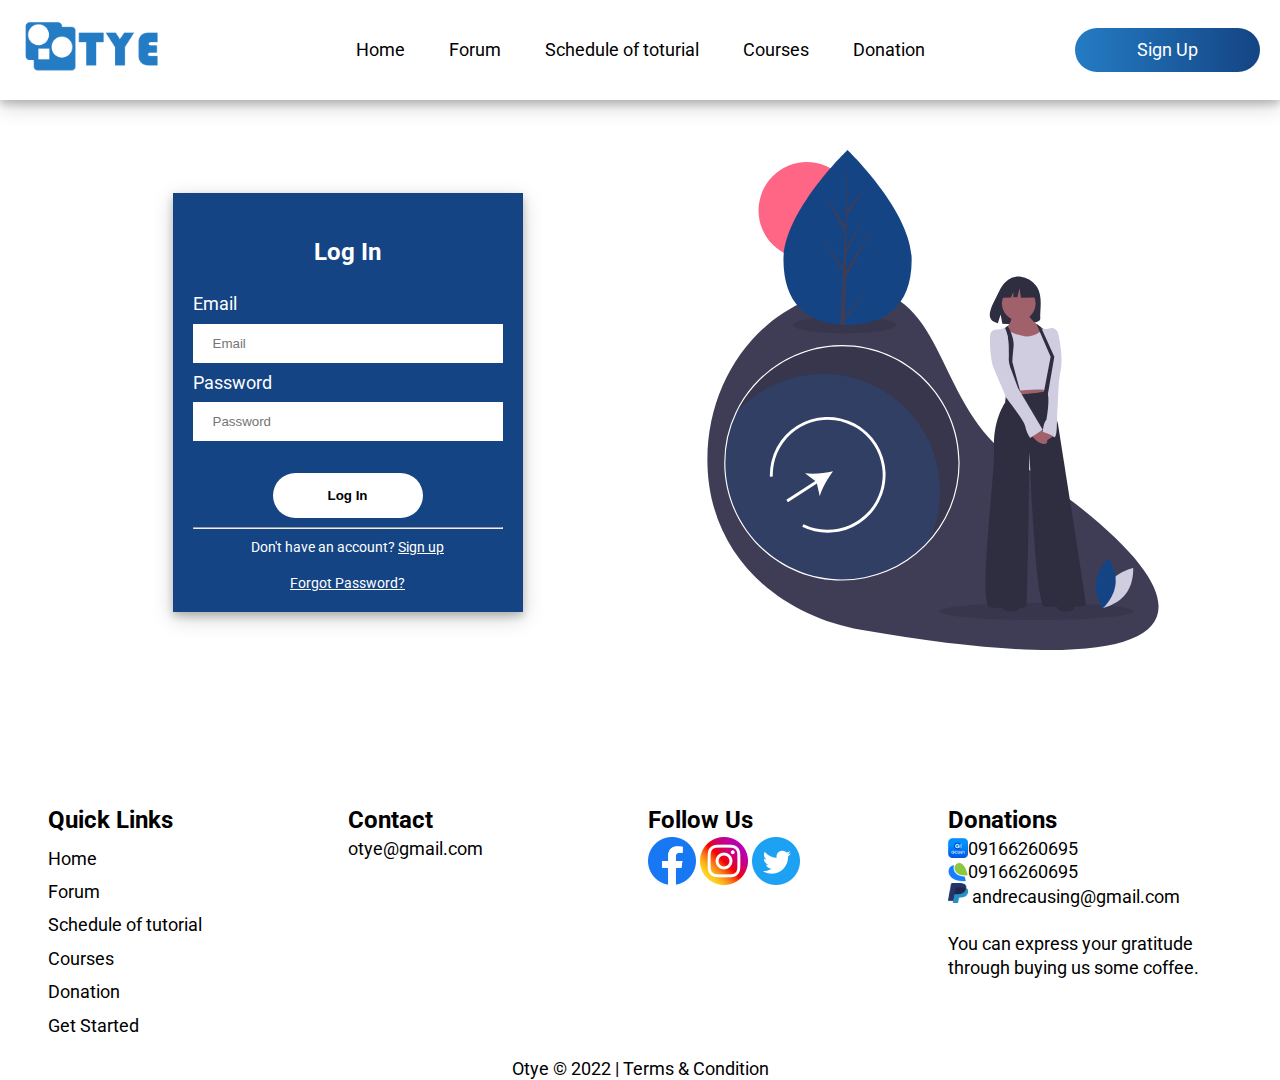
<file: login.html>
<!DOCTYPE html>
<html lang="en">
<head>
    <meta charset="UTF-8">
    <meta http-equiv="X-UA-Compatible" content="IE=edge">
    <meta name="viewport" content="width=device-width, initial-scale=1.0">

    <title>Otye - Free toturial in software and programming languages</title>

    <!-- Font -->
    <link rel="preconnect" href="https://fonts.googleapis.com">
    <link rel="preconnect" href="https://fonts.gstatic.com" crossorigin>
    <link href="https://fonts.googleapis.com/css2?family=Roboto:wght@400;500;900&display=swap" rel="stylesheet">

    <!-- Css -->
    <link rel="stylesheet" href="css/style.css">
    <link rel="stylesheet" href="css/mq.css">
    <link rel="stylesheet" href="css/reset.css">

    <!-- Jquery -->
    <script src="https://cdnjs.cloudflare.com/ajax/libs/jquery/3.6.0/jquery.min.js" integrity="sha512-894YE6QWD5I59HgZOGReFYm4dnWc1Qt5NtvYSaNcOP+u1T9qYdvdihz0PPSiiqn/+/3e7Jo4EaG7TubfWGUrMQ==" crossorigin="anonymous" referrerpolicy="no-referrer"></script>

    <!-- Icons -->
    <link rel="stylesheet" href="https://cdnjs.cloudflare.com/ajax/libs/font-awesome/4.7.0/css/font-awesome.min.css">
</head>
<body>
    <!-- Start of Header -->
    <header class="header">
        <!-- Start of Nav -->
        <nav class="nav">
            <!-- Logo -->
            <a href="#"><img src="images/logo/yotnek-logo.png" alt="yotnek-logo" width="145" ></a>
            <!-- Navigator Links -->
            <ul class="hide-navigator-links">
                <li class="navLinkHover"><a href="index.html">Home</a></li>
                <li class="navLinkHover"><a href="forum.html">Forum</a></li>
                <li class="navLinkHover"><a href="schedule-of-toturial.html">Schedule of toturial</a></li>
                <li class="navLinkHover"><a href="courses.html">Courses</a></li>
                <li class="navLinkHover"><a href="donation.html">Donation</a></li>
            </ul>
            <!-- Log In button "GET STARTED" -->
            <a class="btnGetStarted hide-navigator-links" href="sign-up.html">Sign Up</a>
            
            <!-- Hamburger Menu -->
            <div id="btnHamburgerJs" class="hamburger hide-hamburger">
                <span></span>
                <span></span>
                <span></span>
            </div>
        <!-- End of Nav -->    
        </nav>
    <!-- End of Header -->    
    </header>

    <!-- Start of Mobile Navigator Links -->
    <div id="behindJs" class="behind">
        <ul class="navLinksMobileTab">
            <li class="navLinksMobileTabItem navLinkHover"><a href="index.html">Home</a></li>
            <li class="navLinksMobileTabItem navLinkHover"><a href="forum.html">Forum</a></li>
            <li class="navLinksMobileTabItem navLinkHover"><a href="schedule-of-toturial.html">Schedule of toturial</a></li>
            <li class="navLinksMobileTabItem navLinkHover"><a href="courses.html">Courses</a></li>
            <li class="navLinksMobileTabItem navLinkHover"><a href="donation.html">Donation</a></li>
            <li class="navLinksMobileTabItem navLinkHover"><a class="btnGetStartedMobile" href="login.html">Sign Up</a></li>
        </ul>
    <!-- End of Mobile Navigator Links -->
    </div>  

    <!-- Start of Main -->
    <main class="main">
        <!-- Start of Login Section-->
        <section class="container containerLogin">
            <div class="loginItem1" >
                <form class="loginForm" action="">
<!--                     <div class="errorContainer">
                        <span>Email is not registered!</span>
                        <span>Email or Password is incorrect!</span>
                    </div> -->

                    <div class="titleContainer">
                        <h3>Log In</h3>
                    </div>

                    <div>
                        <label for="email">Email</label> <br>
                        <input class="inputText" type="text" name="" id="" placeholder="Email">
                    </div>

                    <div>
                        <label for="email">Password</label> <br>
                        <input class="inputText" type="text" name="" id="" placeholder="Password">
                    </div>
                    <br>
                    <div class="submitContainer">
                        <input class="btnSubmit" type="submit" value="Log In">
                    </div>
                    <hr>
                    <div class="containerDont">
                       <span>Don't have an account? <a href="sign-up.html">Sign up</a></span> <br>
                       <a href="forgot-password.html">Forgot Password?</a>
                    </div>
                </form>
            </div>
            <div class="loginItem2">
                <img src="images/backgrounds/login_image.svg" alt="signup_image">
            </div>
        <!-- End of Login -->
        </section>
    <!-- End of Main  -->
    </main>
    
    <!-- Start of footer -->
    <footer class="footer container">
        <div class="footerItem">
            <h3>Quick Links</h3>
            <div class="footerNavlinks">
                <a href="index.html">Home</a>
                <a href="forum.html">Forum</a>
                <a href="schedule-of-toturial.html">Schedule of tutorial</a>
                <a href="courses.html">Courses</a>
                <a href="donation.html">Donation</a>
                <a href="#">Get Started</a>
            </div>
        </div>

        <div class="footerItem">
            <h3>Contact</h3>
            <div class="footerItemContent">
                <p>otye@gmail.com</p>
            </div>
        </div>
        
        <div class="footerItem">
            <h3>Follow Us</h3>
            <div class="footerItemContent">
                <img src="images/icons/facebook.png" alt="Facebook Otye">
                <img src="images/icons/instagram.png" alt="Instagram Otye">
                <img src="images/icons/twitter.png" alt="twitter Otye">
            </div>
        </div>

        <div class="footerItem">
            <h3>Donations</h3>
            <div class="footerItemContent">
                <div class="footerContainerImgNumber">
                    <img src="images/icons/gcash.png" alt="gcash Otye">
                    <span>09166260695</span>
                </div>
                <div class="footerContainerImgNumber">
                    <img src="images/icons/paymaya.png" alt="paymaya Otye">
                    <span>09166260695</span>
                </div>
                <div>
                    <img src="images/icons/paypal.png" alt="paypal Otye">
                    <span>andrecausing@gmail.com</span>
                </div> <br>
                <p>You can express your gratitude 
                    through buying us some coffee.</p>
            </div>
        </div>
    <!-- End of footer -->
    </footer>
    <div class="copyrightTermsAndCondition">
        <a href="#">Otye © 2022</a> | <a href="#">Terms & Condition</a>
    </div>
    <script src="js/btnHamburger.js"></script>
</body>
</html>
</file>
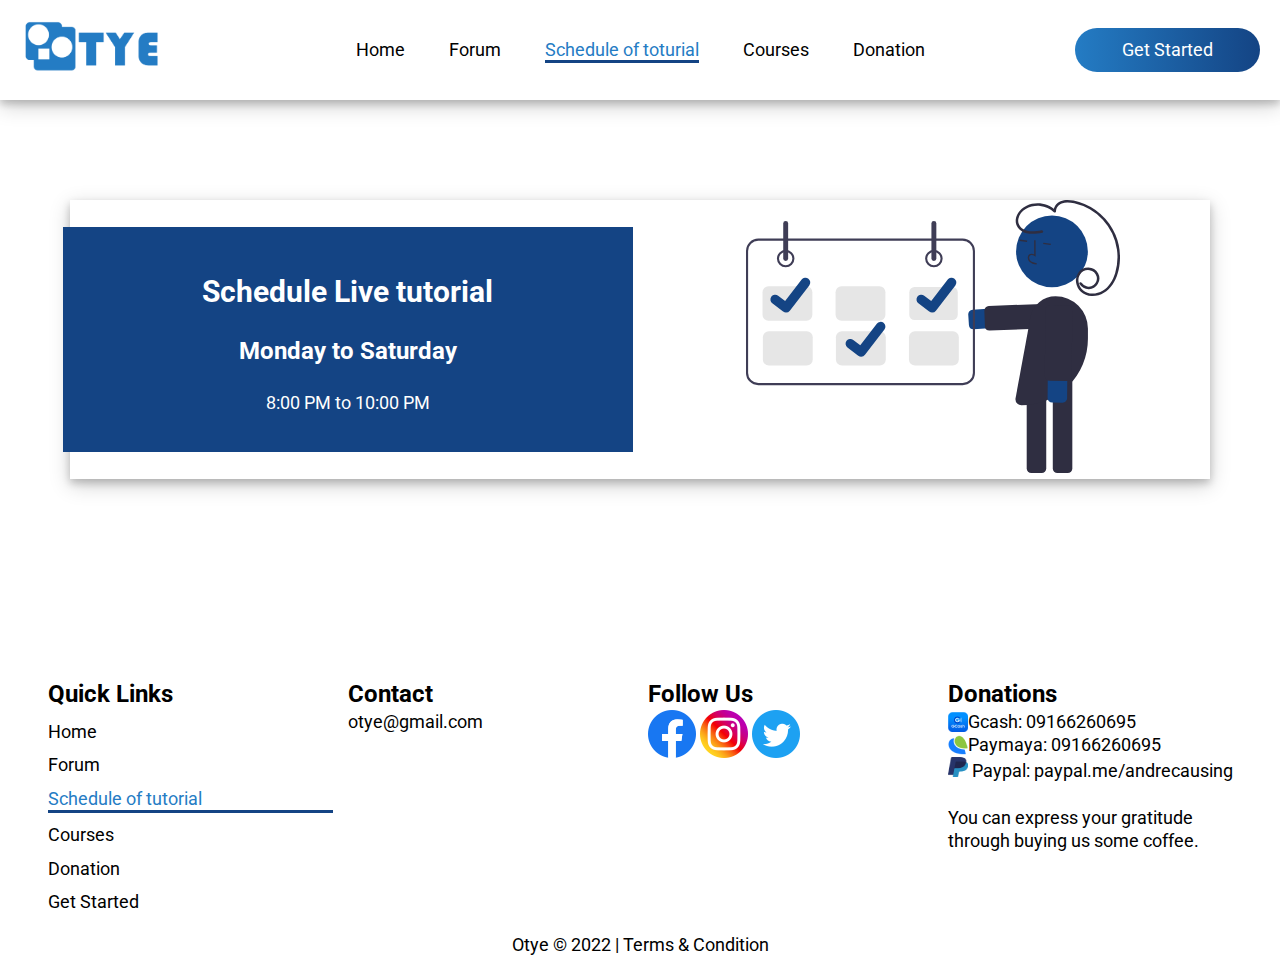
<file: schedule-of-toturial.html>
<!DOCTYPE html>
<html lang="en">
<head>
    <meta charset="UTF-8">
    <meta http-equiv="X-UA-Compatible" content="IE=edge">
    <meta name="viewport" content="width=device-width, initial-scale=1.0">

    <title>Otye - Free toturial in software and programming languages</title>

    <!-- Font -->
    <link rel="preconnect" href="https://fonts.googleapis.com">
    <link rel="preconnect" href="https://fonts.gstatic.com" crossorigin>
    <link href="https://fonts.googleapis.com/css2?family=Roboto:wght@400;500;900&display=swap" rel="stylesheet">

    <!-- Css -->
    <link rel="stylesheet" href="css/style.css">
    <link rel="stylesheet" href="css/mq.css">
    <link rel="stylesheet" href="css/reset.css">

    <!-- Jquery -->
    <script src="https://cdnjs.cloudflare.com/ajax/libs/jquery/3.6.0/jquery.min.js" integrity="sha512-894YE6QWD5I59HgZOGReFYm4dnWc1Qt5NtvYSaNcOP+u1T9qYdvdihz0PPSiiqn/+/3e7Jo4EaG7TubfWGUrMQ==" crossorigin="anonymous" referrerpolicy="no-referrer"></script>

    <!-- Icons -->
    <link rel="stylesheet" href="https://cdnjs.cloudflare.com/ajax/libs/font-awesome/4.7.0/css/font-awesome.min.css">
</head>
<body>
    <!-- Start of Header -->
    <header class="header">
        <!-- Start of Nav -->
        <nav class="nav">
            <!-- Logo -->
            <a href="#"><img src="images/logo/yotnek-logo.png" alt="yotnek-logo" width="145" ></a>
            <!-- Navigator Links -->
            <ul class="hide-navigator-links">
                <li class="navLinkHover"><a href="index.html">Home</a></li>
                <li class="navLinkHover"><a href="forum.html">Forum</a></li>
                <li class="navLinkHover"><a class="active"  href="schedule-of-toturial.html">Schedule of toturial</a></li>
                <li class="navLinkHover"><a href="courses.html">Courses</a></li>
                <li class="navLinkHover"><a href="donation.html">Donation</a></li>
            </ul>
            <!-- Log In button "GET STARTED" -->
            <a class="btnGetStarted hide-navigator-links" href="#">Get Started</a>
            
            <!-- Hamburger Menu -->
            <div id="btnHamburgerJs" class="hamburger hide-hamburger">
                <span></span>
                <span></span>
                <span></span>
            </div>
        <!-- End of Nav -->    
        </nav>
    <!-- End of Header -->    
    </header>

    <!-- Start of Mobile Navigator Links -->
    <div id="behindJs" class="behind">
        <ul class="navLinksMobileTab">
            <li class="navLinksMobileTabItem navLinkHover"><a href="index.html">Home</a></li>
            <li class="navLinksMobileTabItem navLinkHover"><a href="forum.html">Forum</a></li>
            <li class="navLinksMobileTabItem navLinkHover"><a class="active" href="schedule-of-toturial.html">Schedule of toturial</a></li>
            <li class="navLinksMobileTabItem navLinkHover"><a href="courses.html">Courses</a></li>
            <li class="navLinksMobileTabItem navLinkHover"><a href="donation.html">Donation</a></li>
            <li class="navLinksMobileTabItem navLinkHover"><a class="btnGetStartedMobile" href="#">Get Started</a></li>
        </ul>
    <!-- End of Mobile Navigator Links -->
    </div>  
    
    <!-- Start of Main -->
    <main class="main">
        <!-- Start of Schedule of Toturial Section-->
        <section class="container containerBgw containerScheduleOftoturial">
            <div class="containerScheduleOftoturialItem2"  data-aos="zoom-out" data-aos-duration="1000">
                <h2>Schedule Live tutorial</h2>
                <h3>Monday to Saturday</h3>
                <p>8:00 PM to 10:00 PM</p>
            </div>

            <div class="containerScheduleOftoturialItem1">
                <img src="images/backgrounds/schedule_meeting.svg" alt="">
            </div>
        <!-- End of Schedule of Toturial Section-->
        </section>
    <!-- End of Main  -->
    </main>
    <!-- Start of footer -->
    <footer class="footer container">
        <div class="footerItem">
            <h3>Quick Links</h3>
            <div class="footerNavlinks">
                <a href="index.html">Home</a>
                <a href="forum.html">Forum</a>
                <a class="active" href="schedule-of-toturial.html">Schedule of tutorial</a>
                <a href="courses.html">Courses</a>
                <a href="donation.html">Donation</a>
                <a href="#">Get Started</a>
            </div>
        </div>

        <div class="footerItem">
            <h3>Contact</h3>
            <div class="footerItemContent">
                <p>otye@gmail.com</p>
            </div>
        </div>
        
        <div class="footerItem">
            <h3>Follow Us</h3>
            <div class="footerItemContent">
                <img src="images/icons/facebook.png" alt="Facebook Otye">
                <img src="images/icons/instagram.png" alt="Instagram Otye">
                <img src="images/icons/twitter.png" alt="twitter Otye">
            </div>
        </div>

        <div class="footerItem">
            <h3>Donations</h3>
            <div class="footerItemContent">
                <div class="footerContainerImgNumber">
                    <img src="images/icons/gcash.png" alt="gcash Otye">
                    <span>Gcash: 09166260695</span>
                </div>
                <div class="footerContainerImgNumber">
                    <img src="images/icons/paymaya.png" alt="paymaya Otye">
                    <span>Paymaya: 09166260695</span>
                </div>
                <div>
                    <img src="images/icons/paypal.png" alt="paypal Otye">
                    <span>Paypal: <a href="https://www.paypal.com/paypalme/andrecausing" target="_blank">paypal.me/andrecausing</a></span>
                </div> <br>
                <p>You can express your gratitude 
                    through buying us some coffee.</p>
            </div>
        </div>
    <!-- End of footer -->
    </footer>
    <div class="copyrightTermsAndCondition">
        <a href="#">Otye © 2022</a> | <a href="#">Terms & Condition</a>
    </div>
    <script src="js/btnHamburger.js"></script>
</body>
</html>
</file>
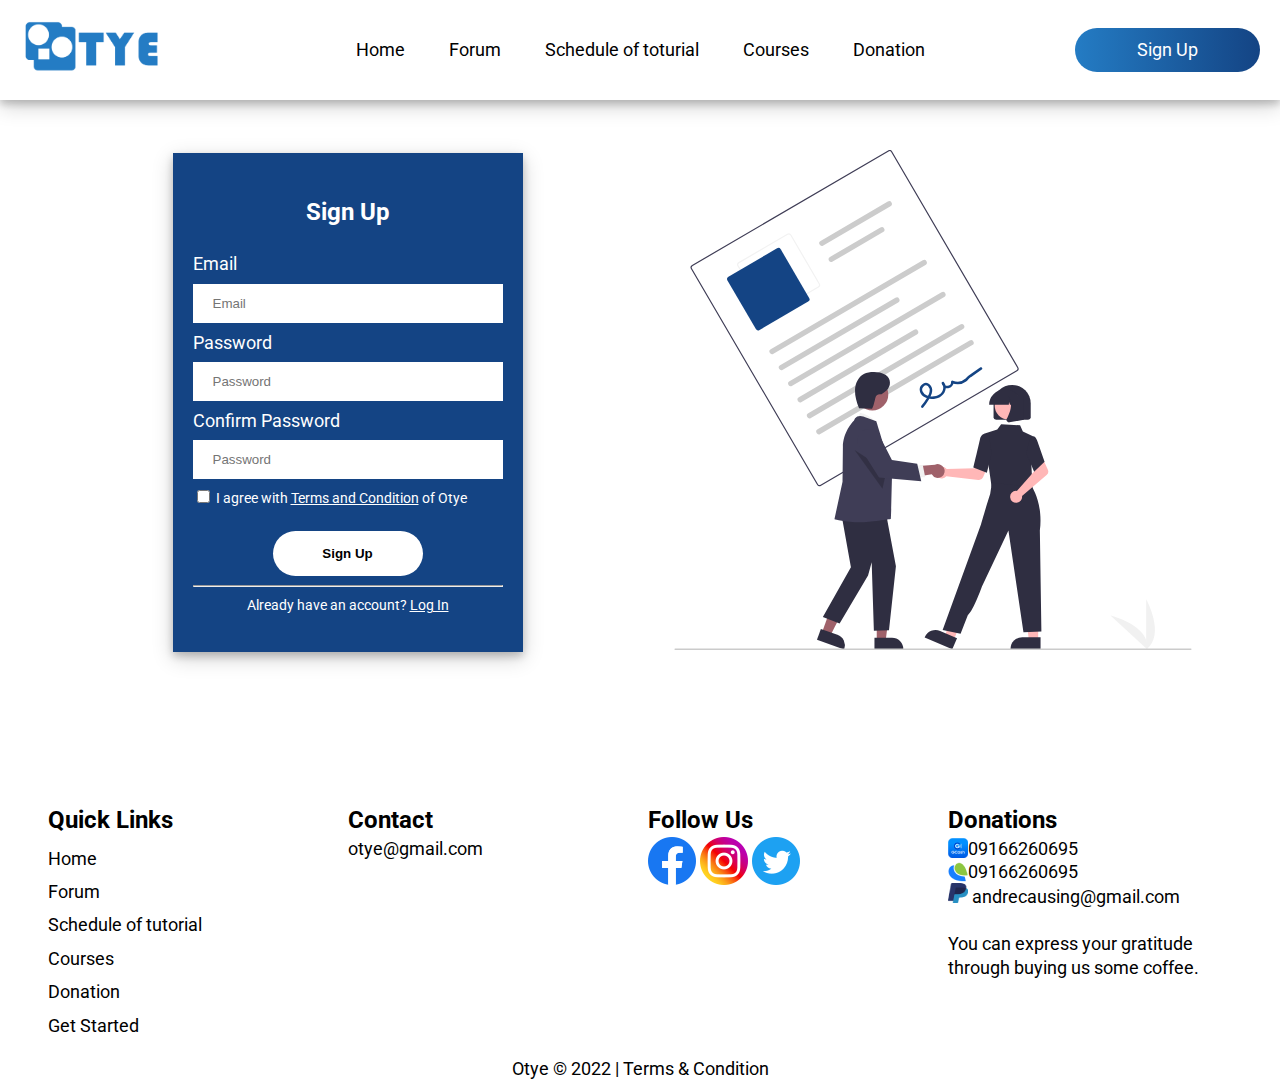
<file: sign-up.html>
<!DOCTYPE html>
<html lang="en">
<head>
    <meta charset="UTF-8">
    <meta http-equiv="X-UA-Compatible" content="IE=edge">
    <meta name="viewport" content="width=device-width, initial-scale=1.0">

    <title>Otye - Free toturial in software and programming languages</title>

    <!-- Font -->
    <link rel="preconnect" href="https://fonts.googleapis.com">
    <link rel="preconnect" href="https://fonts.gstatic.com" crossorigin>
    <link href="https://fonts.googleapis.com/css2?family=Roboto:wght@400;500;900&display=swap" rel="stylesheet">

    <!-- Css -->
    <link rel="stylesheet" href="css/style.css">
    <link rel="stylesheet" href="css/mq.css">
    <link rel="stylesheet" href="css/reset.css">

    <!-- Jquery -->
    <script src="https://cdnjs.cloudflare.com/ajax/libs/jquery/3.6.0/jquery.min.js" integrity="sha512-894YE6QWD5I59HgZOGReFYm4dnWc1Qt5NtvYSaNcOP+u1T9qYdvdihz0PPSiiqn/+/3e7Jo4EaG7TubfWGUrMQ==" crossorigin="anonymous" referrerpolicy="no-referrer"></script>

    <!-- Icons -->
    <link rel="stylesheet" href="https://cdnjs.cloudflare.com/ajax/libs/font-awesome/4.7.0/css/font-awesome.min.css">
</head>
<body>
    <!-- Start of Header -->
    <header class="header">
        <!-- Start of Nav -->
        <nav class="nav">
            <!-- Logo -->
            <a href="#"><img src="images/logo/yotnek-logo.png" alt="yotnek-logo" width="145" ></a>
            <!-- Navigator Links -->
            <ul class="hide-navigator-links">
                <li class="navLinkHover"><a href="index.html">Home</a></li>
                <li class="navLinkHover"><a href="forum.html">Forum</a></li>
                <li class="navLinkHover"><a href="schedule-of-toturial.html">Schedule of toturial</a></li>
                <li class="navLinkHover"><a href="courses.html">Courses</a></li>
                <li class="navLinkHover"><a href="donation.html">Donation</a></li>
            </ul>
            <!-- Log In button "GET STARTED" -->
            <a class="btnGetStarted hide-navigator-links" href="sign-up.html">Sign Up</a>
            
            <!-- Hamburger Menu -->
            <div id="btnHamburgerJs" class="hamburger hide-hamburger">
                <span></span>
                <span></span>
                <span></span>
            </div>
        <!-- End of Nav -->    
        </nav>
    <!-- End of Header -->    
    </header>

    <!-- Start of Mobile Navigator Links -->
    <div id="behindJs" class="behind">
        <ul class="navLinksMobileTab">
            <li class="navLinksMobileTabItem navLinkHover"><a href="index.html">Home</a></li>
            <li class="navLinksMobileTabItem navLinkHover"><a href="forum.html">Forum</a></li>
            <li class="navLinksMobileTabItem navLinkHover"><a href="schedule-of-toturial.html">Schedule of toturial</a></li>
            <li class="navLinksMobileTabItem navLinkHover"><a href="courses.html">Courses</a></li>
            <li class="navLinksMobileTabItem navLinkHover"><a href="donation.html">Donation</a></li>
            <li class="navLinksMobileTabItem navLinkHover"><a class="btnGetStartedMobile" href="login.html">Sign Up</a></li>
        </ul>
    <!-- End of Mobile Navigator Links -->
    </div>  

    <!-- Start of Main -->
    <main class="main">
        <!-- Start of Login Section-->
        <section class="container containerLogin">
            <div class="loginItem1" >
                <form class="loginForm" action="">
                  <!--   <div class="errorContainer">
                        <span>Email is already registered!</span>
                        <span>Password must be at least 8 characters!</span>
                        <span>Password not Match!</span>
                    </div> -->

                    <div class="titleContainer">
                        <h3>Sign Up</h3>
                    </div>

                    <div>
                        <label for="email">Email</label> <br>
                        <input class="inputText" type="text" name="" id="" placeholder="Email">
                    </div>

                    <div>
                        <label for="password">Password</label> <br>
                        <input class="inputText" type="text" name="" id="" placeholder="Password">
                    </div>

                    <div>
                        <label for="Confirm Password">Confirm Password</label> <br>
                        <input class="inputText" type="text" name="" id="" placeholder="Password">
                    </div>

                    <div class="containerAgreement">
                        <input type="checkbox" name="" id="">
                        <span>I agree with <a href="#">Terms and Condition</a> of Otye</span>
                    </div> <br>

                    <div class="submitContainer">
                        <input class="btnSubmit" type="submit" value="Sign Up">
                    </div>
                    <hr>
                    <div class="containerDont">
                       <span>Already have an account? <a href="login.html">Log In</a></span> <br>
                    </div>
                </form>
            </div>
            <div class="loginItem2">
                <img src="images/backgrounds/signup_image.svg" alt="">
            </div>
        <!-- End of Login -->
        </section>
    <!-- End of Main  -->
    </main>
    
    <!-- Start of footer -->
    <footer class="footer container">
        <div class="footerItem">
            <h3>Quick Links</h3>
            <div class="footerNavlinks">
                <a href="index.html">Home</a>
                <a href="forum.html">Forum</a>
                <a href="schedule-of-toturial.html">Schedule of tutorial</a>
                <a href="courses.html">Courses</a>
                <a href="donation.html">Donation</a>
                <a href="#">Get Started</a>
            </div>
        </div>

        <div class="footerItem">
            <h3>Contact</h3>
            <div class="footerItemContent">
                <p>otye@gmail.com</p>
            </div>
        </div>
        
        <div class="footerItem">
            <h3>Follow Us</h3>
            <div class="footerItemContent">
                <img src="images/icons/facebook.png" alt="Facebook Otye">
                <img src="images/icons/instagram.png" alt="Instagram Otye">
                <img src="images/icons/twitter.png" alt="twitter Otye">
            </div>
        </div>

        <div class="footerItem">
            <h3>Donations</h3>
            <div class="footerItemContent">
                <div class="footerContainerImgNumber">
                    <img src="images/icons/gcash.png" alt="gcash Otye">
                    <span>09166260695</span>
                </div>
                <div class="footerContainerImgNumber">
                    <img src="images/icons/paymaya.png" alt="paymaya Otye">
                    <span>09166260695</span>
                </div>
                <div>
                    <img src="images/icons/paypal.png" alt="paypal Otye">
                    <span>andrecausing@gmail.com</span>
                </div> <br>
                <p>You can express your gratitude 
                    through buying us some coffee.</p>
            </div>
        </div>
    <!-- End of footer -->
    </footer>
    <div class="copyrightTermsAndCondition">
        <a href="#">Otye © 2022</a> | <a href="#">Terms & Condition</a>
    </div>
    <script src="js/btnHamburger.js"></script>
</body>
</html>
</file>
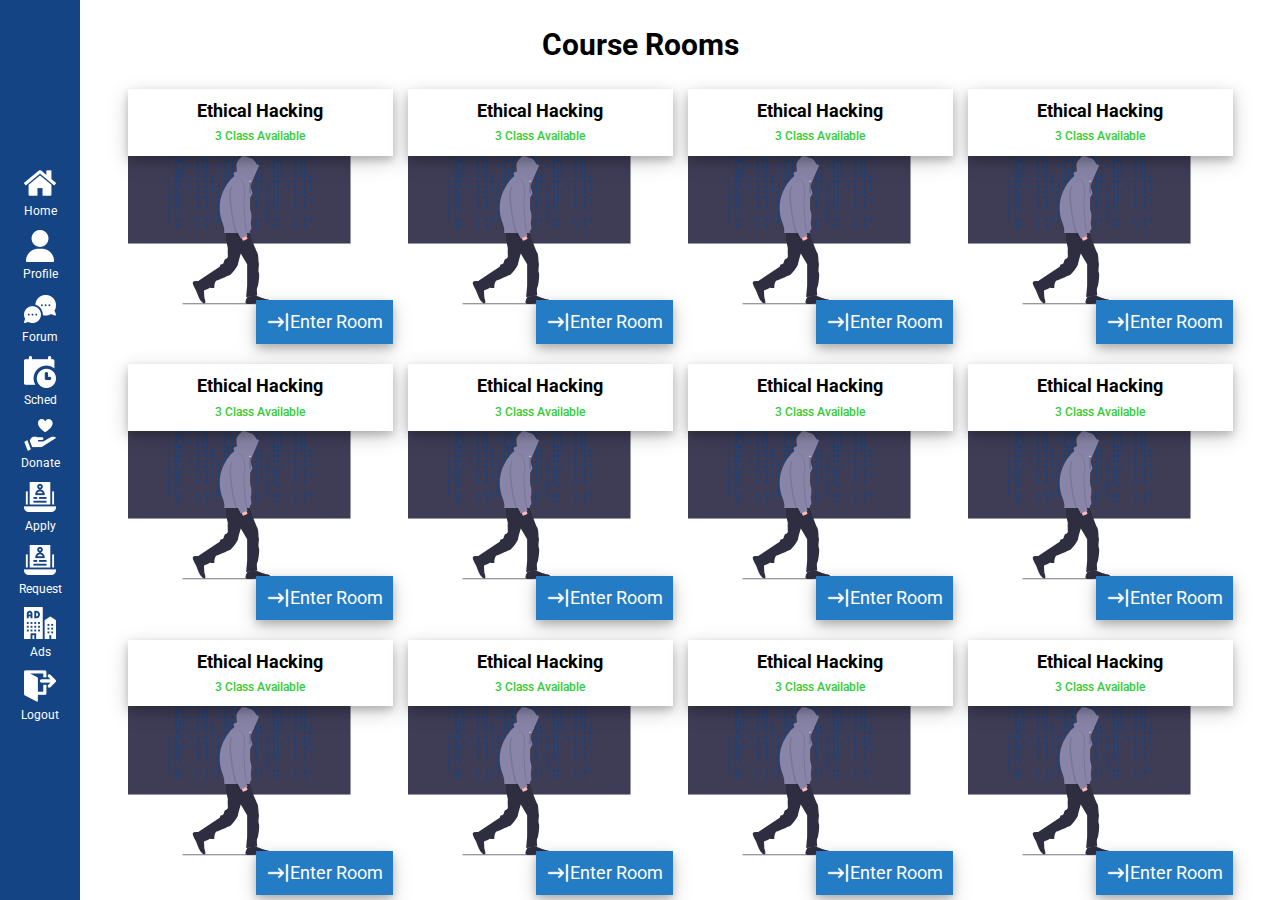
<file: u/dashboard-room.html>
<!DOCTYPE html>
<html lang="en">
<head>
    <meta charset="UTF-8">
    <meta http-equiv="X-UA-Compatible" content="IE=edge">
    <meta name="viewport" content="width=device-width, initial-scale=1.0">
    <title>Document</title>

    <!-- Font -->
    <link rel="preconnect" href="https://fonts.googleapis.com">
    <link rel="preconnect" href="https://fonts.gstatic.com" crossorigin>
    <link href="https://fonts.googleapis.com/css2?family=Roboto:wght@400;500;900&display=swap" rel="stylesheet">

    <!-- Css -->
    <link rel="stylesheet" href="../css/style.css">
    <link rel="stylesheet" href="../css/mq.css">
    <link rel="stylesheet" href="../css/reset.css">

    <!-- Jquery -->
    <script src="https://cdnjs.cloudflare.com/ajax/libs/jquery/3.6.0/jquery.min.js" integrity="sha512-894YE6QWD5I59HgZOGReFYm4dnWc1Qt5NtvYSaNcOP+u1T9qYdvdihz0PPSiiqn/+/3e7Jo4EaG7TubfWGUrMQ==" crossorigin="anonymous" referrerpolicy="no-referrer"></script>

    <!-- Icons -->
    <link rel="stylesheet" href="https://cdnjs.cloudflare.com/ajax/libs/font-awesome/4.7.0/css/font-awesome.min.css">
</head>
<body>
    <!-- Start of Container navigator -->
    <header class="uHeader">
        <!-- Start of Footer Navigation -->
        <footer class="uFooter">
            <!-- Home -->
            <div class="uMobileIconNameFoot">
                <a href="#"><img src="../images/icons/white/home.png" alt="home" width="32" height="32"></a>
                <span>Home</span>
            </div>

            <!-- Profile -->
            <div class="uMobileIconNameFoot">
                <a href="#"><img src="../images/icons/white/profile.png" alt="profile" width="32" height="32"></a>
                <span>Profile</span>
            </div>

            <!-- Forum -->
            <div class="uMobileIconNameFoot">
                <a href="#"><img src="../images/icons/white/forum.png" alt="forum" width="32" height="32"></a>
                <span>Forum</span>
            </div>

            <!-- Schedule -->
            <div class="uMobileIconNameFoot">
                <a href="#"><img src="../images/icons/white/schedule.png" alt="schedule" width="32" height="32"></a>
                <span>Schedule</span>
            </div>
        <!-- End of Footer Navigation -->
        </footer>

        <!-- Start of Navigation Container Mobile -->
        <nav class="uNavContainer">
            <div id="uNavIconsExtendJs" class="uNavIconsExtend">
                <!-- Donation -->
                <div class="uMobileIconName">
                    <a href="#"><img src="../images/icons/white/donation.png" alt="donation" width="32" height="32"></a>
                    <span>Donation</span>
                </div>

                <!-- Apply -->
                <div class="uMobileIconName">
                    <img src="../images/icons/white/apply.png" alt="apply" width="32" height="32">
                    <span>Apply</span>
                </div>

                 <!-- Request -->
                 <div class="uMobileIconName">
                    <a href="#"><img src="../images/icons/white/apply.png" alt="apply" width="32" height="32"></a>
                    <span>Request</span>
                </div>

                <!-- Advertisement -->
                <div class="uMobileIconName">
                    <a href="#"><img src="../images/icons/white/advertising.png" alt="ads" width="32" height="32"></a>
                    <span>Ads</span>
                </div>

                <!-- Request -->
                <div class="uMobileIconName">
                    <a href="#"><img src="../images/icons/white/logout.png" alt="logout" width="32" height="32"></a>
                    <span>Logout</span>
                </div>
            </div>  
            
            <!-- Hamburger -->
            <div id="uBtnHamburgerJs" class="uHamburger">
                <span></span>
                <span></span>
                <span></span>
            </div>
        <!-- Start of Navigation Container Mobile -->
        </nav>
    <!-- End of Container navigator -->    
    </header>

    <!-- Start of Desktop Navigator -->
    <header class="uDesktopHeaderNav">
        <nav class="uDesktopNavigationIcons">
            <!-- Home -->
            <div class="uDesktopIconName">
                <a href="#"><img src="../images/icons/white/home.png" alt="home" width="32" height="32"></a>
                <span>Home</span>
            </div>

            <!-- Profile -->
            <div class="uDesktopIconName">
                <a href="#"><img src="../images/icons/white/profile.png" alt="profile" width="32" height="32"></a>
                <span>Profile</span>
            </div>

            <!-- Forum -->
            <div class="uDesktopIconName">
                <a href="#"><img src="../images/icons/white/forum.png" alt="forum" width="32" height="32"></a>
                <span>Forum</span>
            </div>

            <!-- Schedule -->
            <div class="uDesktopIconName">
                <a href="#"><img src="../images/icons/white/schedule.png" alt="schedule" width="32" height="32"></a>
                <span>Sched</span>
            </div>

            <!-- Donation -->
            <div class="uDesktopIconName">
                <a href="#"><img src="../images/icons/white/donation.png" alt="donation" width="32" height="32"></a>
                <span>Donate</span>
            </div>

            <!-- Apply  -->
            <div class="uDesktopIconName">
                <a href="#"><img src="../images/icons/white/apply.png" alt="apply" width="32" height="32"></a>
                <span>Apply</span>
            </div>

            <!-- Request  -->
            <div class="uDesktopIconName">
                <a href="#"><img src="../images/icons/white/apply.png" alt="apply" width="32" height="32"></a>
                <span>Request</span>
            </div>

            <!-- Advertisement  -->
            <div class="uDesktopIconName">
                <a href="#"><img src="../images/icons/white/advertising.png" alt="advertising" width="32" height="32"></a>
                <span>Ads</span>
            </div>

            <!-- LogOut  -->
            <div class="uDesktopIconName">
                <a href="#"><img src="../images/icons/white/logout.png" alt="logout" width="32" height="32"></a>
                <span>Logout</span>
            </div>
        </nav>
     <!-- End of Desktop Navigator -->    
    </header>

    <!-- Start of Main U Dashboard -->
    <main class="uMain">
        <div class="uMainDashboardTitle">
            <h2>Course Rooms</h2>
        </div>

        <section class="container uContainerCourses">
            <div class="uCoursesITem1">
                <div class="uCoursesTitle">
                    <h4>Ethical Hacking</h4>
                    <span>3 Class Available</span>
                </div>
                    <img src="../images/backgrounds/ethical_hacking.svg" alt="ethical_hacking">
                
                <a class="uEnterRoom" href="index.html"> <img src="../images/icons/white/enter-room.png" alt="enter-room" width="32" height="32"> Enter Room</a>
            </div>
            
            <div class="uCoursesITem1">
                <div class="uCoursesTitle">
                    <h4>Ethical Hacking</h4>
                    <span>3 Class Available</span>
                </div>
                    <img src="../images/backgrounds/ethical_hacking.svg" alt="ethical_hacking">
                
                <a class="uEnterRoom" href="index.html"> <img src="../images/icons/white/enter-room.png" alt="enter-room" width="32" height="32"> Enter Room</a>
            </div>  

            <div class="uCoursesITem1">
                <div class="uCoursesTitle">
                    <h4>Ethical Hacking</h4>
                    <span>3 Class Available</span>
                </div>
                    <img src="../images/backgrounds/ethical_hacking.svg" alt="ethical_hacking">
                
                <a class="uEnterRoom" href="index.html"> <img src="../images/icons/white/enter-room.png" alt="enter-room" width="32" height="32"> Enter Room</a>
            </div>  

            <div class="uCoursesITem1">
                <div class="uCoursesTitle">
                    <h4>Ethical Hacking</h4>
                    <span>3 Class Available</span>
                </div>
                    <img src="../images/backgrounds/ethical_hacking.svg" alt="ethical_hacking">
                
                <a class="uEnterRoom" href="index.html"> <img src="../images/icons/white/enter-room.png" alt="enter-room" width="32" height="32"> Enter Room</a>
            </div> 

            <!--  -->

            <div class="uCoursesITem1">
                <div class="uCoursesTitle">
                    <h4>Ethical Hacking</h4>
                    <span>3 Class Available</span>
                </div>
                    <img src="../images/backgrounds/ethical_hacking.svg" alt="ethical_hacking">
                
                <a class="uEnterRoom" href="index.html"> <img src="../images/icons/white/enter-room.png" alt="enter-room" width="32" height="32"> Enter Room</a>
            </div>
            
            <div class="uCoursesITem1">
                <div class="uCoursesTitle">
                    <h4>Ethical Hacking</h4>
                    <span>3 Class Available</span>
                </div>
                    <img src="../images/backgrounds/ethical_hacking.svg" alt="ethical_hacking">
                
                <a class="uEnterRoom" href="index.html"> <img src="../images/icons/white/enter-room.png" alt="enter-room" width="32" height="32"> Enter Room</a>
            </div>  

            <div class="uCoursesITem1">
                <div class="uCoursesTitle">
                    <h4>Ethical Hacking</h4>
                    <span>3 Class Available</span>
                </div>
                    <img src="../images/backgrounds/ethical_hacking.svg" alt="ethical_hacking">
                
                <a class="uEnterRoom" href="index.html"> <img src="../images/icons/white/enter-room.png" alt="enter-room" width="32" height="32"> Enter Room</a>
            </div>  

            <div class="uCoursesITem1">
                <div class="uCoursesTitle">
                    <h4>Ethical Hacking</h4>
                    <span>3 Class Available</span>
                </div>
                    <img src="../images/backgrounds/ethical_hacking.svg" alt="ethical_hacking">
                
                <a class="uEnterRoom" href="index.html"> <img src="../images/icons/white/enter-room.png" alt="enter-room" width="32" height="32"> Enter Room</a>
            </div> 

            <!--  -->

            <div class="uCoursesITem1">
                <div class="uCoursesTitle">
                    <h4>Ethical Hacking</h4>
                    <span>3 Class Available</span>
                </div>
                    <img src="../images/backgrounds/ethical_hacking.svg" alt="ethical_hacking">
                
                <a class="uEnterRoom" href="index.html"> <img src="../images/icons/white/enter-room.png" alt="enter-room" width="32" height="32"> Enter Room</a>
            </div>
            
            <div class="uCoursesITem1">
                <div class="uCoursesTitle">
                    <h4>Ethical Hacking</h4>
                    <span>3 Class Available</span>
                </div>
                    <img src="../images/backgrounds/ethical_hacking.svg" alt="ethical_hacking">
                
                <a class="uEnterRoom" href="index.html"> <img src="../images/icons/white/enter-room.png" alt="enter-room" width="32" height="32"> Enter Room</a>
            </div>  

            <div class="uCoursesITem1">
                <div class="uCoursesTitle">
                    <h4>Ethical Hacking</h4>
                    <span>3 Class Available</span>
                </div>
                    <img src="../images/backgrounds/ethical_hacking.svg" alt="ethical_hacking">
                
                <a class="uEnterRoom" href="index.html"> <img src="../images/icons/white/enter-room.png" alt="enter-room" width="32" height="32"> Enter Room</a>
            </div>  

            <div class="uCoursesITem1">
                <div class="uCoursesTitle">
                    <h4>Ethical Hacking</h4>
                    <span>3 Class Available</span>
                </div>
                    <img src="../images/backgrounds/ethical_hacking.svg" alt="ethical_hacking">
                
                <a class="uEnterRoom" href="index.html"> <img src="../images/icons/white/enter-room.png" alt="enter-room" width="32" height="32"> Enter Room</a>
            </div> 
        </section>
    </main>
    <!-- End of Maun U Dashboard -->

    <script src="../js/btnHamburger.js"></script>
</body>
</html>
</file>
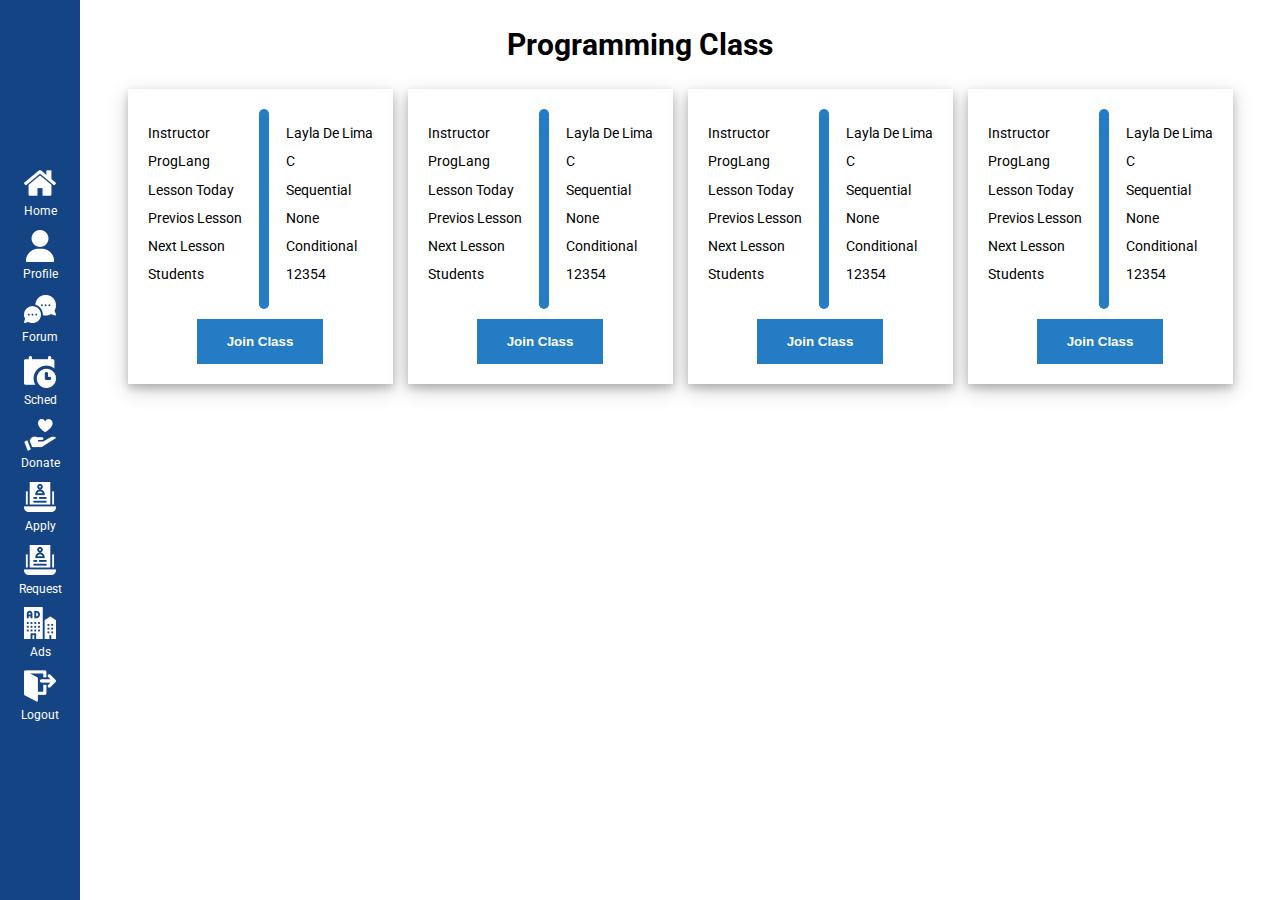
<file: u/programming-class.html>
<!DOCTYPE html>
<html lang="en">
<head>
    <meta charset="UTF-8">
    <meta http-equiv="X-UA-Compatible" content="IE=edge">
    <meta name="viewport" content="width=device-width, initial-scale=1.0">
    <title>Document</title>

    <!-- Font -->
    <link rel="preconnect" href="https://fonts.googleapis.com">
    <link rel="preconnect" href="https://fonts.gstatic.com" crossorigin>
    <link href="https://fonts.googleapis.com/css2?family=Roboto:wght@400;500;900&display=swap" rel="stylesheet">

    <!-- Css -->
    <link rel="stylesheet" href="../css/style.css">
    <link rel="stylesheet" href="../css/mq.css">
    <link rel="stylesheet" href="../css/reset.css">

    <!-- Jquery -->
    <script src="https://cdnjs.cloudflare.com/ajax/libs/jquery/3.6.0/jquery.min.js" integrity="sha512-894YE6QWD5I59HgZOGReFYm4dnWc1Qt5NtvYSaNcOP+u1T9qYdvdihz0PPSiiqn/+/3e7Jo4EaG7TubfWGUrMQ==" crossorigin="anonymous" referrerpolicy="no-referrer"></script>

    <!-- Icons -->
    <link rel="stylesheet" href="https://cdnjs.cloudflare.com/ajax/libs/font-awesome/4.7.0/css/font-awesome.min.css">
</head>
<body>
    <!-- Start of Container navigator -->
    <header class="uHeader">
        <!-- Start of Footer Navigation -->
        <footer class="uFooter">
            <!-- Home -->
            <div class="uMobileIconNameFoot">
                <a href="#"><img src="../images/icons/white/home.png" alt="home" width="32" height="32"></a>
                <span>Home</span>
            </div>

            <!-- Profile -->
            <div class="uMobileIconNameFoot">
                <a href="#"><img src="../images/icons/white/profile.png" alt="profile" width="32" height="32"></a>
                <span>Profile</span>
            </div>

            <!-- Forum -->
            <div class="uMobileIconNameFoot">
                <a href="#"><img src="../images/icons/white/forum.png" alt="forum" width="32" height="32"></a>
                <span>Forum</span>
            </div>

            <!-- Schedule -->
            <div class="uMobileIconNameFoot">
                <a href="#"><img src="../images/icons/white/schedule.png" alt="schedule" width="32" height="32"></a>
                <span>Schedule</span>
            </div>
        <!-- End of Footer Navigation -->
        </footer>

        <!-- Start of Navigation Container Mobile -->
        <nav class="uNavContainer">
            <div id="uNavIconsExtendJs" class="uNavIconsExtend">
                <!-- Donation -->
                <div class="uMobileIconName">
                    <a href="#"><img src="../images/icons/white/donation.png" alt="donation" width="32" height="32"></a>
                    <span>Donation</span>
                </div>

                <!-- Apply -->
                <div class="uMobileIconName">
                    <img src="../images/icons/white/apply.png" alt="apply" width="32" height="32">
                    <span>Apply</span>
                </div>

                 <!-- Request -->
                 <div class="uMobileIconName">
                    <a href="#"><img src="../images/icons/white/apply.png" alt="apply" width="32" height="32"></a>
                    <span>Request</span>
                </div>

                <!-- Advertisement -->
                <div class="uMobileIconName">
                    <a href="#"><img src="../images/icons/white/advertising.png" alt="ads" width="32" height="32"></a>
                    <span>Ads</span>
                </div>

                <!-- Request -->
                <div class="uMobileIconName">
                    <a href="#"><img src="../images/icons/white/logout.png" alt="logout" width="32" height="32"></a>
                    <span>Logout</span>
                </div>
            </div>  
            
            <!-- Hamburger -->
            <div id="uBtnHamburgerJs" class="uHamburger">
                <span></span>
                <span></span>
                <span></span>
            </div>
        <!-- Start of Navigation Container Mobile -->
        </nav>
    <!-- End of Container navigator -->    
    </header>

    <!-- Start of Desktop Navigator -->
    <header class="uDesktopHeaderNav">
        <nav class="uDesktopNavigationIcons">
            <!-- Home -->
            <div class="uDesktopIconName">
                <a href="#"><img src="../images/icons/white/home.png" alt="home" width="32" height="32"></a>
                <span>Home</span>
            </div>

            <!-- Profile -->
            <div class="uDesktopIconName">
                <a href="#"><img src="../images/icons/white/profile.png" alt="profile" width="32" height="32"></a>
                <span>Profile</span>
            </div>

            <!-- Forum -->
            <div class="uDesktopIconName">
                <a href="#"><img src="../images/icons/white/forum.png" alt="forum" width="32" height="32"></a>
                <span>Forum</span>
            </div>

            <!-- Schedule -->
            <div class="uDesktopIconName">
                <a href="#"><img src="../images/icons/white/schedule.png" alt="schedule" width="32" height="32"></a>
                <span>Sched</span>
            </div>

            <!-- Donation -->
            <div class="uDesktopIconName">
                <a href="#"><img src="../images/icons/white/donation.png" alt="donation" width="32" height="32"></a>
                <span>Donate</span>
            </div>

            <!-- Apply  -->
            <div class="uDesktopIconName">
                <a href="#"><img src="../images/icons/white/apply.png" alt="apply" width="32" height="32"></a>
                <span>Apply</span>
            </div>

            <!-- Request  -->
            <div class="uDesktopIconName">
                <a href="#"><img src="../images/icons/white/apply.png" alt="apply" width="32" height="32"></a>
                <span>Request</span>
            </div>

            <!-- Advertisement  -->
            <div class="uDesktopIconName">
                <a href="#"><img src="../images/icons/white/advertising.png" alt="advertising" width="32" height="32"></a>
                <span>Ads</span>
            </div>

            <!-- LogOut  -->
            <div class="uDesktopIconName">
                <a href="#"><img src="../images/icons/white/logout.png" alt="logout" width="32" height="32"></a>
                <span>Logout</span>
            </div>
        </nav>
     <!-- End of Desktop Navigator -->    
    </header>

    <!-- Start of Main U Dashboard -->
    <main class="uMain">
        <div class="uMainDashboardTitle">
            <h2>Programming Class</h2>
        </div>

        <section class="container uContainerClass">
            <div class="uItemClass">
                <div class="uDescriptionContent">
                    <div class="uDescriptionContentLeft">
                        <span>Instructor</span>
                        <span>ProgLang</span>
                        <span>Lesson Today</span>
                        <span>Previos Lesson</span>
                        <span>Next Lesson</span>
                        <span>Students</span>
                    </div>
    
                    <div class="uSeperatorContent"></div>
                    
                    <div class="uDescriptionContentRight">
                        <span>Layla De Lima</span>
                        <span>C</span>
                        <span>Sequential</span>
                        <span>None</span>
                        <span>Conditional</span>
                        <span>12354</span>
                    </div>
                </div>

                <div class="uBtnContainer">
                    <button class="uBtnJoinClass"><b>Join Class</b></button>
                </div>
            </div>

            <div class="uItemClass">
                <div class="uDescriptionContent">
                    <div class="uDescriptionContentLeft">
                        <span>Instructor</span>
                        <span>ProgLang</span>
                        <span>Lesson Today</span>
                        <span>Previos Lesson</span>
                        <span>Next Lesson</span>
                        <span>Students</span>
                    </div>
    
                    <div class="uSeperatorContent"></div>
                    
                    <div class="uDescriptionContentRight">
                        <span>Layla De Lima</span>
                        <span>C</span>
                        <span>Sequential</span>
                        <span>None</span>
                        <span>Conditional</span>
                        <span>12354</span>
                    </div>
                </div>

                <div class="uBtnContainer">
                    <button class="uBtnJoinClass"><b>Join Class</b></button>
                </div>
            </div>


            <div class="uItemClass">
                <div class="uDescriptionContent">
                    <div class="uDescriptionContentLeft">
                        <span>Instructor</span>
                        <span>ProgLang</span>
                        <span>Lesson Today</span>
                        <span>Previos Lesson</span>
                        <span>Next Lesson</span>
                        <span>Students</span>
                    </div>
    
                    <div class="uSeperatorContent"></div>
                    
                    <div class="uDescriptionContentRight">
                        <span>Layla De Lima</span>
                        <span>C</span>
                        <span>Sequential</span>
                        <span>None</span>
                        <span>Conditional</span>
                        <span>12354</span>
                    </div>
                </div>

                <div class="uBtnContainer">
                    <button class="uBtnJoinClass"><b>Join Class</b></button>
                </div>
            </div>

            <div class="uItemClass">
                <div class="uDescriptionContent">
                    <div class="uDescriptionContentLeft">
                        <span>Instructor</span>
                        <span>ProgLang</span>
                        <span>Lesson Today</span>
                        <span>Previos Lesson</span>
                        <span>Next Lesson</span>
                        <span>Students</span>
                    </div>
    
                    <div class="uSeperatorContent"></div>
                    
                    <div class="uDescriptionContentRight">
                        <span>Layla De Lima</span>
                        <span>C</span>
                        <span>Sequential</span>
                        <span>None</span>
                        <span>Conditional</span>
                        <span>12354</span>
                    </div>
                </div>

                <div class="uBtnContainer">
                    <button class="uBtnJoinClass"><b>Join Class</b></button>
                </div>
            </div>
        </section>
    </main>
    <!-- End of Maun U Dashboard -->

    <script src="../js/btnHamburger.js"></script>
</body>
</html>
</file>
<file: css/style.css>
.header{
    position: fixed;
    top: 0;
    width: 100%;
    background-color: rgb(255, 255, 255);
    box-shadow: 0 4px 8px 0 rgba(0, 0, 0, 0.2), 0 6px 20px 0 rgba(0, 0, 0, 0.19);
    z-index: 1;
}

.nav{
    background-color: rgb(255, 255, 255);
    display: flex;
    justify-content: space-between;
    align-items: center;
    padding: 20px;
}

.active{
    border-bottom: 3px solid rgb(20, 68, 132);
    color: rgb(36, 124, 196);   
}

.navLinkHover a:hover{
    transition: 300ms ease-in-out;
    border-bottom: 3px solid rgb(20, 68, 132);
    color: rgb(36, 124, 196);
}

.btnGetStarted{
    background-image: linear-gradient(to right,rgb(36, 124, 196),rgb(20, 68, 132));
    color: rgb(255, 255, 255); /* White */
    width: 185px; /* 185px */
    text-align: center;
    padding: 10px;
    border-radius: 25px;
}

.btnGetStarted:hover{
    transition: all .1s ease-in-out;
    background-image: linear-gradient(to left,rgb(36, 124, 196),rgb(20, 68, 132));
}

.btnGetStartedMobile:hover{
    transition: all .1s ease-in-out;
    background-image: linear-gradient(to left,rgb(36, 124, 196),rgb(20, 68, 132));
}

.hamburger{
    cursor: pointer;
}

.hamburger span{
    display: block;
    width: 25px;
    height: 3px;
    margin-bottom: 6px;
    background-color:rgb(36, 124, 196);
    transition: all 300ms ease-in-out;
    transform-origin: left center;
}

/* Animation for hamburger menu first child*/
.open span:first-child {
    transform: rotate(45deg);
}
/* Animation for hamburger menu second child*/
.open span:nth-child(2){
    opacity: 0;
}
/* Animation for hamburger menu third child*/
.open span:last-child {
    transform: rotate(-45deg);
}

.behind{
    display: none;
    position: fixed;
    background-color: rgb(255, 255, 255);
    box-shadow: 0 4px 8px 0 rgba(0, 0, 0, 0.2), 0 6px 20px 0 rgba(0, 0, 0, 0.19);
    height: 450px;
    width: 80%;
    margin-left: auto;
    margin-right: auto;
    top: 0;
    left: 0;
    right: 0;
}

.navLinksMobileTab{
    margin: 100px auto;
}

.navLinksMobileTab, .navLinksMobileTabItem{
    display: block !important;
    width:100%;
}

.navLinksMobileTabItem{
    margin-top: 30px;
}

.btnGetStartedMobile{
    background-image: linear-gradient(to right,rgb(36, 124, 196),rgb(20, 68, 132));
    color: rgb(255, 255, 255); /* White */
    width: 185px; /* 185px */
    text-align: center;
    padding: 10px 30px;
    border-radius: 25px;
}

/* Main */

.main{
    z-index: -1;
    width: 100%;
    margin-top: 100px;
}

/* Section Hero */
.containerHero{
    margin: 0 auto;
    display: grid;
    grid-template-columns: 100%;
    grid-row-gap:30px;
    align-items: center;
    justify-content: center;
    margin-bottom: 150px;
}

.containerHeroItem1 h1{
    margin: 0;
}

.containerHeroItem{
    overflow: hidden;
}

.containerHeroItem2 img{
    align-items: center;
    justify-content: center;
    width: 100%;
    height: 197.73px;
}

/* Section Forum */
.containerForum{
    margin: 0 auto;
    display: grid;
    grid-template-columns: 100%;
    grid-row-gap:30px;
    align-items: center;
    justify-content: center;
}

.containerForumItem1 img{    
    width: 100%;
    height: 247.5px;
}

.containerForumItem2{
    padding: 20px;
    background-color: rgb(20, 68, 132);
    color: rgb(255, 255, 255); /* White */
}

.containerForumItem2 img{
    width: 100%;
    height: 122.75px;
}

/* Section Schedule Of Toturial */
.containerScheduleOftoturial{
    margin: 200px auto;
    display: grid;
    grid-template-columns: 100%;
    grid-row-gap:30px;
    align-items: center;
    justify-content: center;
}

.containerBgw{
    background-color: rgb(255, 255, 255); /* White */
    box-shadow: 0 4px 8px 0 rgba(0, 0, 0, 0.2), 0 6px 20px 0 rgba(0, 0, 0, 0.19);
}

.containerScheduleOftoturialItem1{
    justify-content: center;
    align-items: center;
}

.containerScheduleOftoturialItem1 img{
    width: 100%;
    height: 273.47px;
}

.containerScheduleOftoturialItem2{
    text-align: center;
    justify-content: center;
    padding: 20px;
    background-color: rgb(20, 68, 132);
    color: rgb(255, 255, 255); /* White */
}

/* Courses */
.containerCourses{
    margin: 0 auto;
    display: grid;
    grid-template-columns: 100%;
    grid-row-gap:30px;
    align-items: center;
    justify-content: center;
    margin-bottom: 150px;
}

.coursesItem{
    position: relative;
    z-index: -1;
}

.coursesItem img{
    width: 100%;
    height: 239px;
}

.containerTitle{
    position: absolute;
    bottom: 0;
    background-color: rgb(255, 255, 255); /* White */
    box-shadow: 0 4px 8px 0 rgba(0, 0, 0, 0.2), 0 6px 20px 0 rgba(0, 0, 0, 0.19);
    width: 100%;
    text-align: center;
    padding: 15px;
}

.containerTitle h3{
    margin: 0;
}

/* Donation */
.containerDonation{
    margin: 200px auto;
    display: grid;
    grid-template-columns: 100%;
    grid-row-gap:30px;
    align-items: center;
    justify-content: center;
}

.donationItem2{
    justify-content: center;
    align-items: center;
    padding: 20px;
}

.donationItem2 img{
    width: 100%;
    height: 273.47px;
}

.donationItem1{
    display: flex;
    align-items: center;
    flex-direction: column;
    justify-content: center;
    padding: 20px;
    background-color: rgb(20, 68, 132);
    color: rgb(255, 255, 255); /* White */
}


.donationItem1 p{
    margin: 0;
}

.containerDonationImgText{
    margin-bottom: 10px;
    display: flex;
    align-items: center;
    justify-content: center;
}

.containerDonationImgText a{
    color: rgb(255, 255, 255); /* White */
}

.containerBgwDonation{
    background-color: rgb(255, 255, 255); /* White */
    box-shadow: 0 4px 8px 0 rgba(0, 0, 0, 0.2), 0 6px 20px 0 rgba(0, 0, 0, 0.19);
}

/* Footer */
.footer{
    margin-top: 150px;
    margin-right: auto;
    margin-left: auto;
    display: grid;
    grid-template-columns: 100%;
    grid-row-gap:30px;
    justify-content: center;
}

.footerItem h3{
    margin: 0;
}

.footerItemContent p{
    margin: 0;
}

.footerNavlinks{
    display: flex;
    flex-direction: column;
}

.footerNavlinks a{
    margin-top: 10px;
}

.footerNavlinks a:hover{
    transition: 300ms ease-in-out;
    border-bottom: 3px solid rgb(20, 68, 132);
    color: rgb(36, 124, 196);
}

.footerContainerImgNumber{
    display: flex;
    align-items: center;
}

/* Terms and Condition */
.copyrightTermsAndCondition{
    margin-top: 20px;
    text-align: center;
}

.copyrightTermsAndCondition a:hover{
    transition: 300ms ease-in-out;
    border-top: 3px solid rgb(20, 68, 132);
    color: rgb(36, 124, 196);
}

/* Log in */

/* Section Hero */
.containerLogin{
    margin: 0 auto;
    display: grid;
    grid-template-columns: 100%;
    grid-row-gap:30px;
    align-items: center;
    justify-content: center;
    margin-bottom: 150px;
}

.loginItem1{
    color: rgb(255, 255, 255); /* White */
    background-color: rgb(20, 68, 132);
    margin: 0 auto;
    width: 290px;
    box-shadow: 0 4px 8px 0 rgba(0, 0, 0, 0.2), 0 6px 20px 0 rgba(0, 0, 0, 0.19);
}

.loginItem2 img{
    width: 100%;
    height: 197.73px;
}

.loginForm{
    padding: 20px;
}

.inputText{
    width: 100%;
    padding: 12px 20px;
    margin: 8px 0;
    border: none;
}

.submitContainer{
    text-align: center;
}

.btnSubmit{
    background-color: rgb(255, 255, 255); /* White */
    border: none;
    padding: 15px 30px;
    border-radius: 25px;
    width: 150px;
    font-weight: 900;
    cursor: pointer;
}

.btnSubmit:hover{
    background-color: rgb(36, 124, 196);
    color: rgb(255, 255, 255); /* White */
    transition: 900ms ease-in-out;
}

.containerDont{
    font-size: 14px;
    display: flex;
    align-items: center;
    flex-direction: column;
}

.containerDont a, .containerAgreement a{
    color: rgb(255, 255, 255); /* White */
    text-decoration: underline;
}

.errorContainer{
    color: red;
    display: flex;
    flex-direction: column;
    background-color: rgb(255, 255, 255); /* White */
    padding: 15px;
    font-size: 14px;
}

.titleContainer h3{
    text-align: center;
}

.containerAgreement{
    font-size: 14px;
}

/* U Mobile Dashboard */
.uHeader{
    position: fixed;
    z-index: 1;
    overflow: auto;
}

.uFooter{
    width: 100%;
    background-color: rgb(20, 68, 132);
    position: fixed;
    bottom: 0;
    display: flex;
    align-items: center;
    justify-content: space-between;
    padding: 10px 20px;
}

.uMobileIconName{
    display: flex;
    flex-direction: column;
    align-items: center;
}

.uMobileIconName span{
    cursor: pointer;
    font-size: 12px;
    color:rgb(255, 255, 255); /* White */
    margin-bottom: 10px;
}

.uMobileIconNameFoot{
    display: flex;
    flex-direction: column;
    align-items: center;
}

.uMobileIconNameFoot span{
    cursor: pointer;
    font-size: 12px;
    color:rgb(255, 255, 255); /* White */
}

.uNavContainer{
    width: 60px;
    height: auto;
    background-color: rgb(20, 68, 132);
    padding: 10px;
    display: flex;
    flex-direction: column;
    align-items: center;
    position: fixed;
    bottom: 80px;
    left: 10px;
    border-radius: 25px;
}

.uNavIconsExtend{
    display: flex;
    flex-direction: column;
    align-content: center;
    display: none;
}

.uNavIconsExtend img{
    margin-bottom: 15px;
}

.uNavIconsExtend img:last-child{
    margin-bottom: 0px;
}

.uSeperatorHamburgerAndUnavExtend{
    display: none;
}

.uHamburger{
    cursor: pointer;
}

.uHamburger span{
    display: block;
    width: 25px;
    height: 3px;
    margin-bottom: 6px;
    background-color:rgb(255, 255, 255); /* White */
    transition: all 300ms ease-in-out;
    transform-origin: left center;
}

.uHamburger span:last-child{
    margin-bottom: 0;
}

/* Animation for hamburger menu first child*/
.uOpen span:first-child {
    transform: rotate(45deg);
}
/* Animation for hamburger menu second child*/
.uOpen span:nth-child(2){
    opacity: 0;
}
/* Animation for hamburger menu third child*/
.uOpen span:last-child {
    transform: rotate(-45deg);
}


/*U Desktop Navigation Link */
.uDesktopHeaderNav{
    position: fixed;
    top: 0;
    left: 0;
    height: 100%;
    width: 80px;
    background-color: rgb(20, 68, 132);
    display: flex;
    align-items: center;
    justify-content: center;
    z-index: 1;
}

.uDesktopNavigationIcons{
    display: flex;
    flex-direction: column;
    justify-content: center;
}

.uDesktopIconName{
    display: flex;
    align-items: center;
    flex-direction: column;
    justify-content: center;
    margin-bottom: 10px;
}

.uDesktopIconName:hover{
    transition: 300ms ease-in-out;
    border-left: 3px solid rgb(255, 255, 255); /* White */
}

.uDesktopIconName span{
    cursor: pointer;
    font-size: 12px;
    color:rgb(255, 255, 255); /* White */
}

/* U Dashboard Main */
.uMain{
    width: 100%;
}

.uMainDashboardTitle h2{
    text-align: center;
}

.uContainerCourses{
    margin: 0 auto;
    display: grid;
    grid-template-columns: 100%;
    grid-row-gap:20px;
    align-items: center;    
    justify-content: center;
}

.uCoursesITem1{
    position: relative;
}

.uCoursesITem1 img{
    width: 100%;
    height: 250px;
}

.uCoursesTitle{
    position: absolute;
    top: 0;
    background-color: rgb(255, 255, 255); /* White */
    box-shadow: 0 4px 8px 0 rgba(0, 0, 0, 0.2), 0 6px 20px 0 rgba(0, 0, 0, 0.19);
    width: 100%;
    text-align: center;
    padding: 10px;
}

.uCoursesTitle h4{
    margin: 0;
}

.uCoursesTitle span{
    font-size: 12px;
    font-weight: 500;
    color: 	rgb(51, 204, 51); /* Green */
}

.uClassAvailable h5{
    margin: 0;
}

.uEnterRoom{
    display: flex;
    align-content: center;
    justify-content: center;
    text-align: center;
    background-color:rgb(36, 124, 196);
    box-shadow: 0 4px 8px 0 rgba(0, 0, 0, 0.2), 0 6px 20px 0 rgba(0, 0, 0, 0.19);
    position: absolute;
    bottom: 0;
    right: 0;
    padding: 10px;
    color: rgb(255, 255, 255); /* White */
}

.uEnterRoom:hover{
    background-color:rgb(20, 68, 132);
}

.uEnterRoom img{
    width: 24px;
    height: 24px;
}

.uEnterRoom a{
    text-decoration: underline;
    color: rgb(255, 255, 255); /* White */
}

.uAtagEnterRoom img{
    width: 24px;
    height: 24px;
}

/* u Class */

.uContainerClass{
    margin: 0 auto;
    display: grid;
    grid-template-columns: 100%;
    grid-row-gap:20px;
    align-items: center;    
    justify-content: center;
}

.uItemClass{
    background-color: rgb(255, 255, 255); /* White */
    box-shadow: 0 4px 8px 0 rgba(0, 0, 0, 0.2), 0 6px 20px 0 rgba(0, 0, 0, 0.19);
    padding: 20px;
}

.uDescriptionContent{
    display: flex;
    align-items: center;
    justify-content: center;
    justify-content: space-between;
}

.uSeperatorContent{
    background-color:rgb(36, 124, 196);
    height: 200px;
    width: 10px;
    border-radius: 25px;
}

.uDescriptionContentLeft, .uDescriptionContentRight{
    display: flex;
    flex-direction: column;
}

.uDescriptionContentLeft span, .uDescriptionContentRight span{
    margin-bottom: 10px;
}

.uBtnContainer{
    margin-top: 10px;
    text-align: center;
}

.uBtnJoinClass{
    background-color:rgb(36, 124, 196);
    color:rgb(255, 255, 255); /* White */
    padding: 15px 30px;
    border: none;
    text-align: center;
    cursor: pointer;
}

.uBtnJoinClass:hover{
    background-color:rgb(20, 68, 132);
}
</file>
<file: css/mq.css>
/* Hamburger Menu */
@media only screen and (max-width: 992px){
    .hide-navigator-links{
        display: none;
    }

    .loginItem2{
        display: none;
    }
}

@media only screen and (min-width: 992px){
    .hide-hamburger{
        display: none;
    }
}

/* Padding Mobile */
@media only screen and (max-width: 575px){
    .main, .footer, .uMain{
        padding-right: 15px;
        padding-left: 15px;
    }
}


@media only screen and (max-width: 991px){
    /* U Dashboard Desktop */
    .uDesktopHeaderNav{
        display: none;
    }
}

/* Containers */
@media only screen and (min-width: 576px){
    .container{
        max-width: 540px;
    }
    
    /* Log in form witdh*/
    .loginItem1{
        width: 350px;
    }
}

@media only screen and (min-width: 768px){
    .container{
        max-width: 720px;
    }

    .containerHeroItem2 img, .containerForumItem1 img{
        height: auto;
    }

    /* Log in Img*/
    .loginItem2 img{
        height: 500px;
    }
                        /* U Dashboard */
    .containerCourses, .uContainerCourses, .uContainerClass{
        grid-template-columns: 50% 50%;
        grid-column-gap:15px;
    }


}

@media only screen and (min-width: 992px){
    .container{
        max-width: 960px;
    }

    .containerHero, .containerForum, .containerScheduleOftoturial, .containerLogin{
        grid-template-columns: 50% 50%;
        grid-column-gap:15px;
    }
    
    .containerCourses, .footer{
        grid-template-columns: 25% 25% 25% 25%;
        grid-column-gap:15px;
    }

    .main{
        margin-top: 150px;
        padding: none;
    }

    /* u Dashboard Header */
    .uHeader{
        display: none;
    }

    .uContainerCourses, .uContainerClass{
        grid-template-columns: 33.33% 33.333% 33.333%;
        grid-column-gap:15px;
    }

    .uContainerClass, .uContainerCourses{
        padding-left:80px;
    }

    .uDescriptionContent{
        font-size: 14px;
    }
}

@media only screen and (min-width: 1200px){
    .container{
        max-width: 1140px;
    }

    /* U dashboard */
    .uContainerCourses, .uContainerClass{
        grid-template-columns: 25% 25% 25% 25%;
        grid-column-gap:15px;
    }
}

@media only screen and (min-width: 1400px){
    .container{
        max-width: 1320px;
    }
}
</file>
